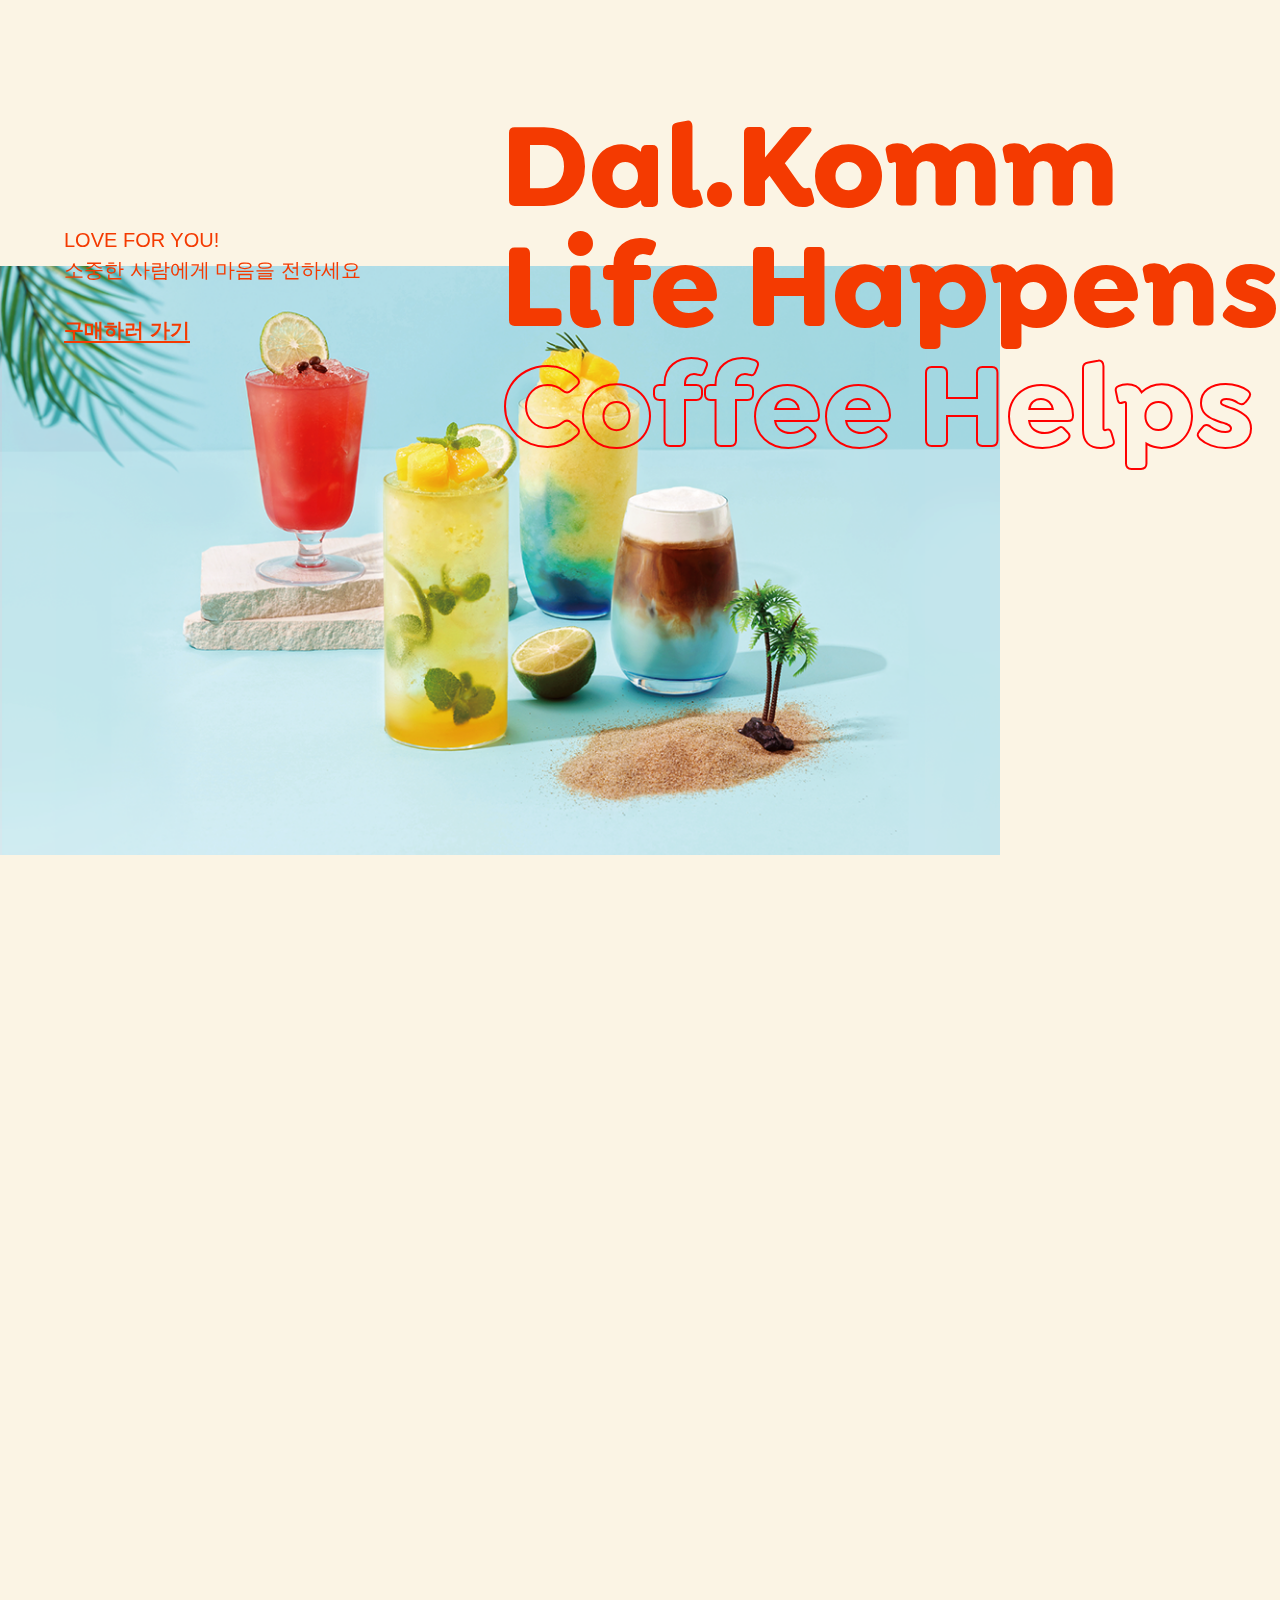
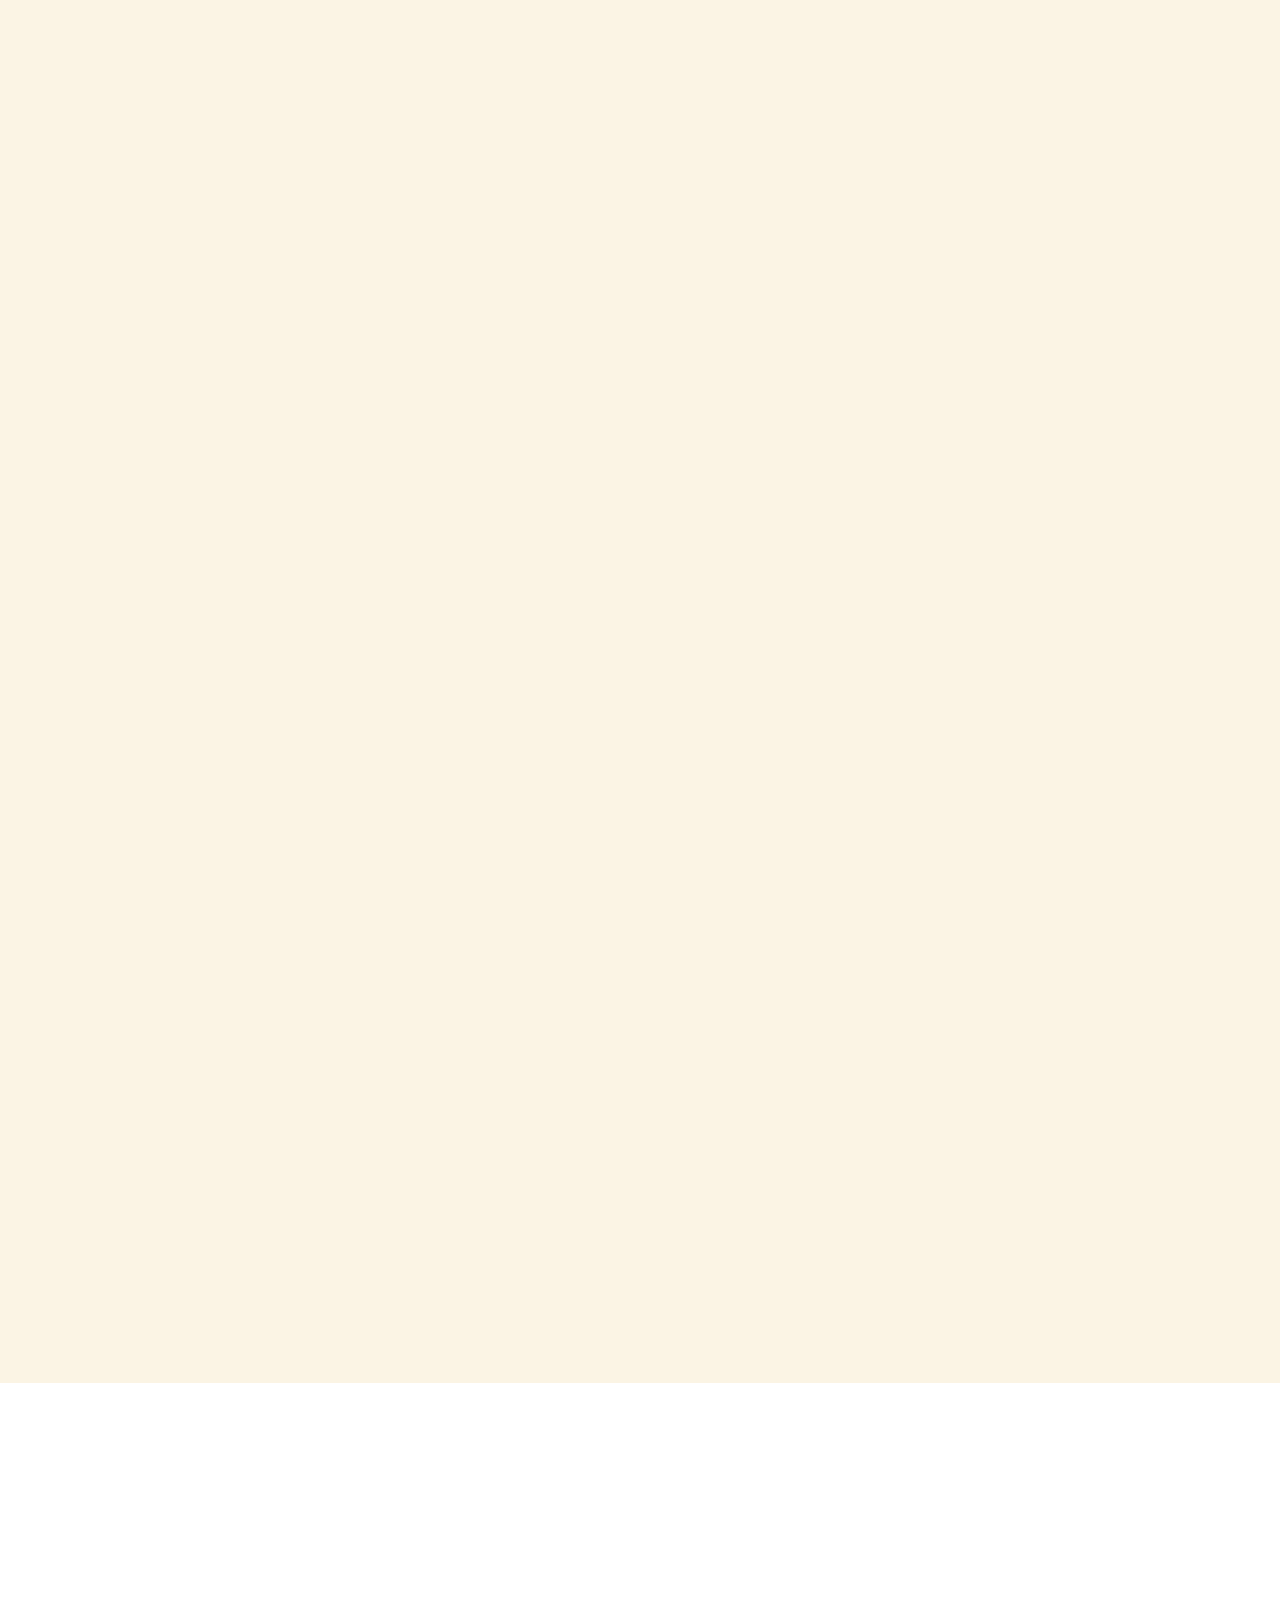
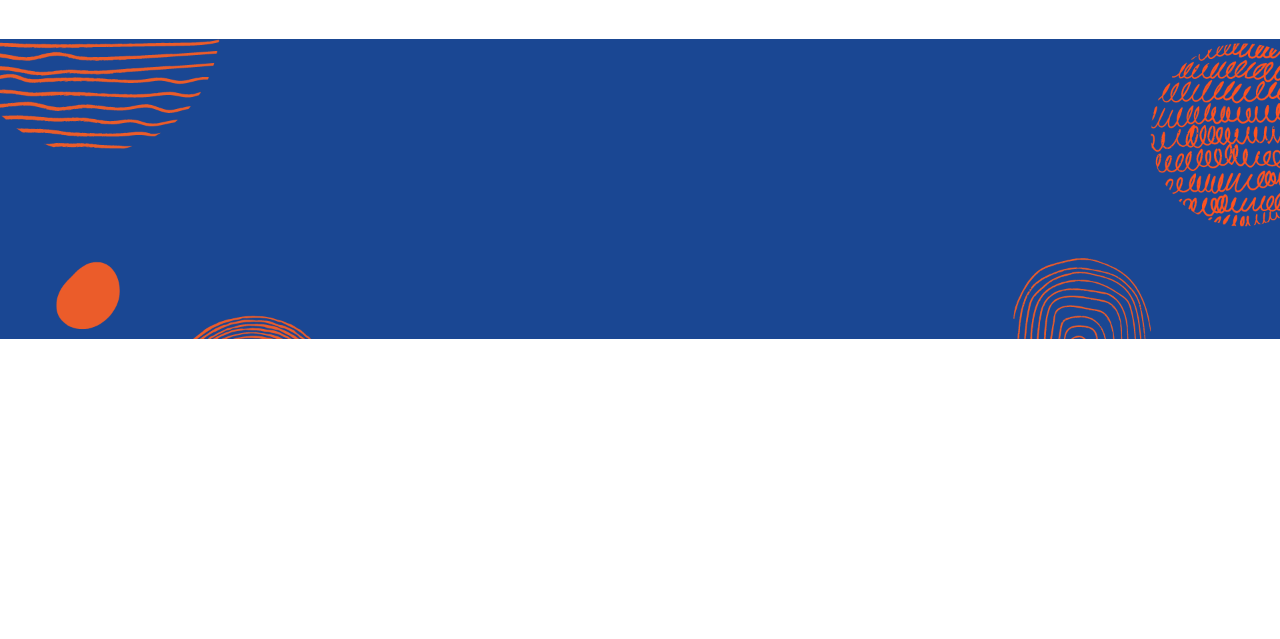
<file: dalkomm/index.html>
<!DOCTYPE html>
<html lang="ko">
<head>
    <meta charset="UTF-8">
    <title>Dal.Komm</title>
<!--    <link href="https://unpkg.com/aos@2.3.1/dist/aos.css" rel="stylesheet">-->
    <link rel="stylesheet" href="https://unpkg.com/swiper@8/swiper-bundle.min.css"/>
    <link rel="stylesheet" href="css/reset.css">
    <link rel="stylesheet" href="css/style.css">

    <script src="https://unpkg.com/swiper@8/swiper-bundle.min.js" defer></script>
<!--    <script src="https://unpkg.com/aos@2.3.1/dist/aos.js"></script>-->
    <script src="js/script.js" defer></script>
</head>
<body>
    <header>

    </header>

    <main>
        <section class="slide">
            <div class="box">
                <div class="text-wrap">
                    <div class="text filled">Dal.Komm</div>
                    <div class="text filled">Life Happens</div>
                    <div class="text blank">Coffee Helps</div>
                </div>
                <div class="swiper">
                    <div class="swiper-wrapper">
                        <div class="swiper-slide">
                            <img src="images/1.png" alt="">
                        </div>
                        <div class="swiper-slide">
                            <img src="images/2.png" alt="">
                        </div>
                        <div class="swiper-slide">
                            <img src="images/3.png" alt="">
                        </div>
                        <div class="swiper-slide">
                            <img src="images/4.png" alt="">
                        </div>
                        <div class="swiper-slide">
                            <img src="images/5.png" alt="">
                        </div>
                        <div class="swiper-slide">
                            <img src="images/6.png" alt="">
                        </div>
                    </div>
                    <div class="swiper-pagination"></div>
                    <div class="swiper-text-wrap">
                        <div class="swiper-text swiper-text-0 active">
                            <p class="content">LOVE FOR YOU!<br>소중한 사람에게 마음을 전하세요</p>
                            <a class="link">구매하러 가기</a>
                        </div>
                        <div class="swiper-text swiper-text-1">
                            <p class="content">이 여름을 함께하는<br>달콤한 빙수 3종!</p>
                            <a class="link">스토리 보러 가기</a>
                        </div>
                        <div class="swiper-text swiper-text-2">
                            <p class="content">Easy & Quick!<br>간편하고 편리한 액상커피 세트 출시</p>
                            <a class="link">구매하러 가기</a>
                        </div>
                        <div class="swiper-text swiper-text-3">
                            <p class="content">Oh, JEJU!<br>달콤한 제주 한모금</p>
                            <a class="link">메뉴 보러가기</a>
                        </div>
                        <div class="swiper-text swiper-text-4">
                            <p class="content">시그니처 텀블러 사용 시<br>커피류 천원 즉시 할인!</p>
                            <a class="link">이벤트 내용 확인</a>
                        </div>
                        <div class="swiper-text swiper-text-5">
                            <p class="content">시그니처 텀블러 출시!<br>건강한 지구를 위한 텀블러 습관</p>
                            <a class="link">지금 바로 구매하기</a>
                        </div>
                    </div>
                </div>
            </div>
        </section>
        <section class="phrases"></section>
        <section class="illust"></section>
        <section class="playground"></section>
        <section class="drinks"></section>
        <section class="app"></section>
        <section class="banner"></section>
    </main>

    <footer>

    </footer>
</body>
</html>
</file>
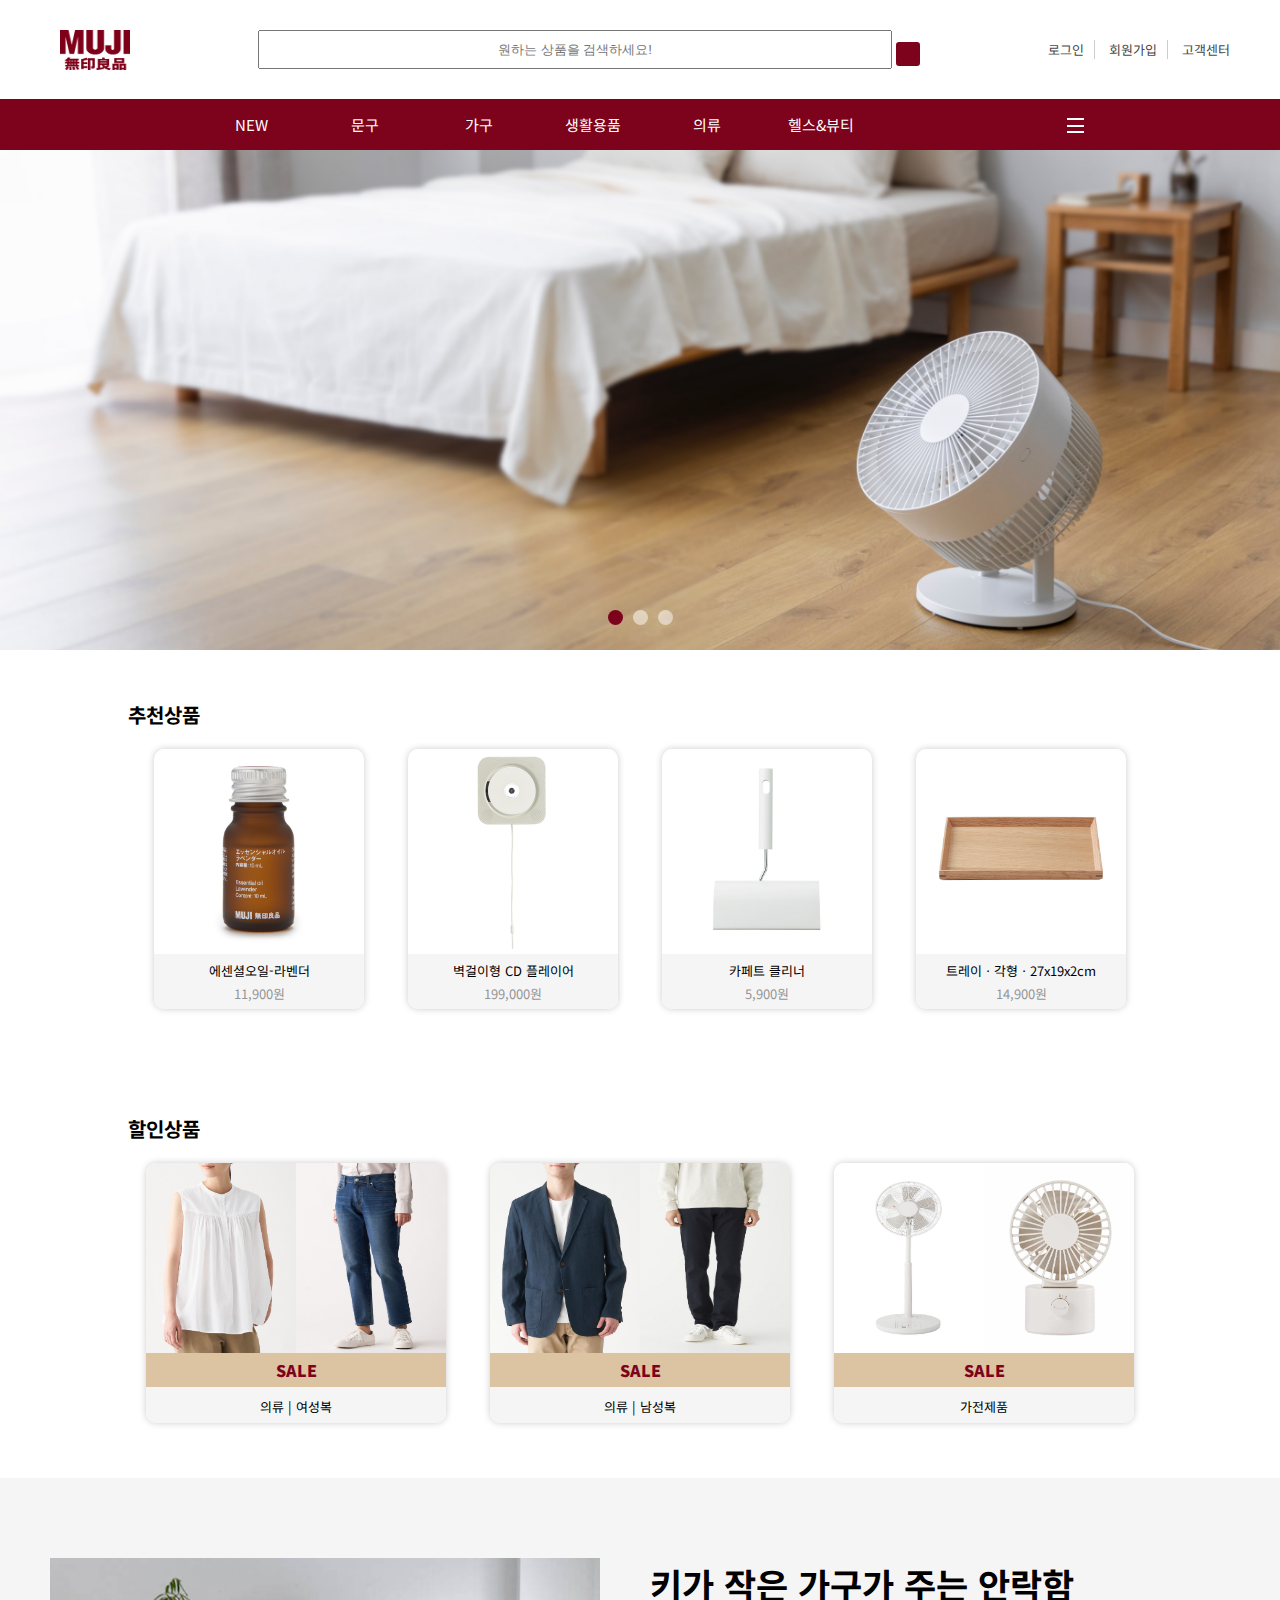
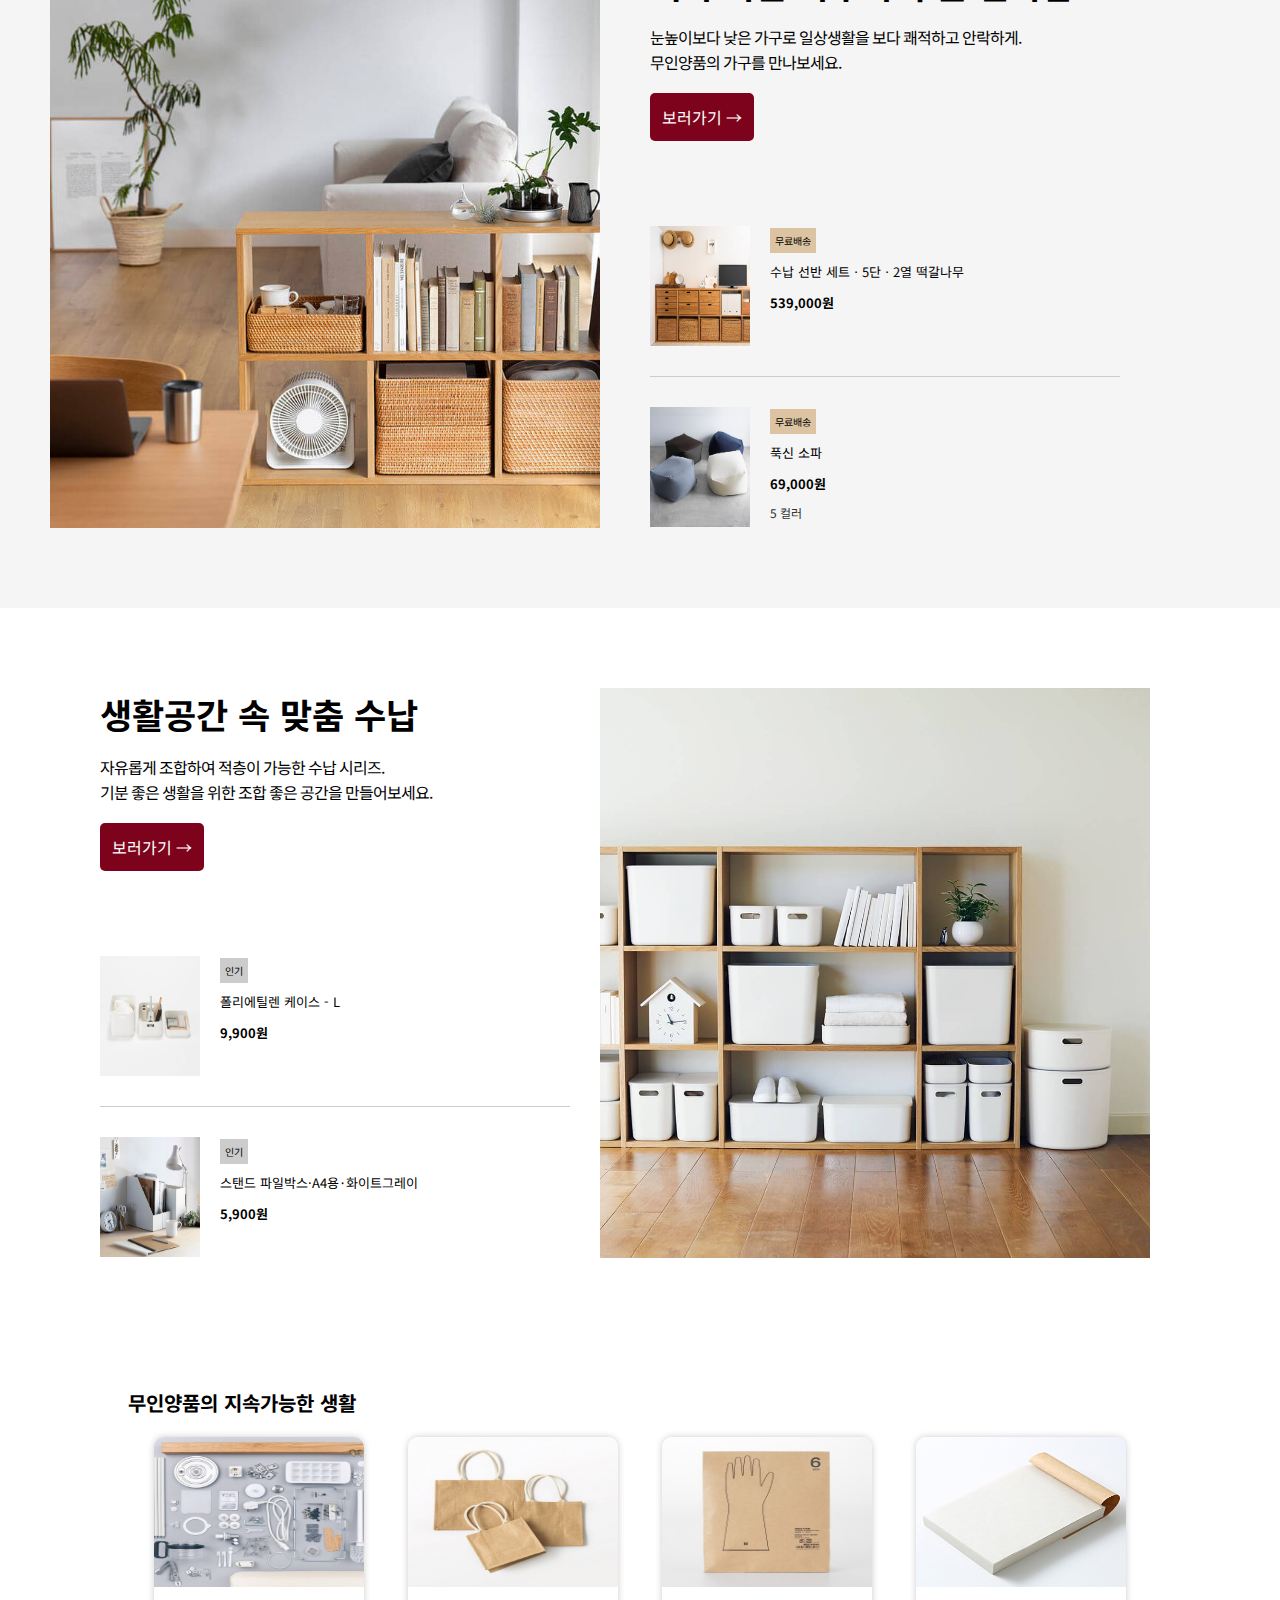
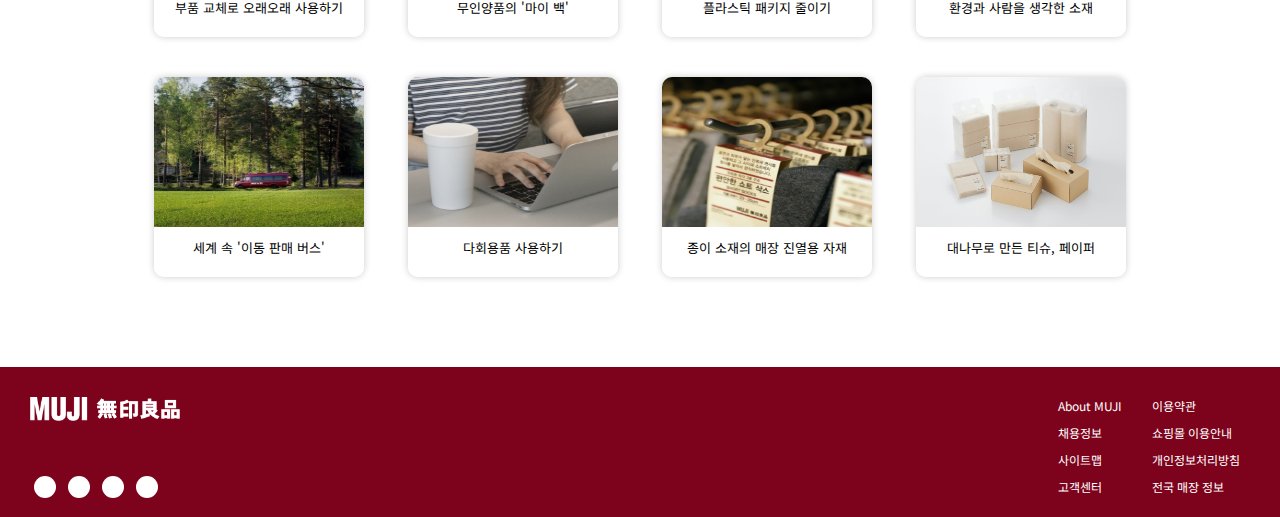
<file: muji/index.html>
<!DOCTYPE html>
<html lang="ko">

<head>
	<meta charset="UTF-8">
	<meta http-equiv="X-UA-Compatible" content="IE=edge">
	<meta name="viewport" content="width=device-width, initial-scale=1.0">
	<title>MUJI</title>

	<link rel="stylesheet" href="https://pro.fontawesome.com/releases/v5.10.0/css/all.css"
		integrity="sha384-AYmEC3Yw5cVb3ZcuHtOA93w35dYTsvhLPVnYs9eStHfGJvOvKxVfELGroGkvsg+p" crossorigin="anonymous" />

    <link rel="stylesheet" href="/muji/css/style.css">
    <link rel="stylesheet" href="/muji/css/slideshow.css">

	<script src="https://code.jquery.com/jquery-3.6.0.js" integrity="sha256-H+K7U5CnXl1h5ywQfKtSj8PCmoN9aaq30gDh27Xc0jk="
		crossorigin="anonymous"></script>
</head>

<body>
	<header>
		<div class="header">
			<!-- 로고이미지 -->
			<img src="/muji/images/muji-logo.png" alt="">
			<!-- 검색창 -->
			<form>
				<input type="text" placeholder="원하는 상품을 검색하세요!">
				<button><i class="fas fa-search"></i></button>
			</form>
			<!-- 로그인 -->
			<span>
				<em>로그인</em>
				<em>회원가입</em>
				<em>고객센터</em>
			</span>
		</div>

		<nav>
			<div class="mainMenu">

				<div id='navi'>
					<ul>

						<li class="">
							<a href href="#">NEW</a>
						</li>

						<li class="active">
							<a href href="#">문구</a>
							<ul>
								<li><a href="#">노트</a></li>
								<li><a href="#">필기구</a></li>
								<li><a href="#">파일</a></li>
								<li><a href="#">사무용품</a></li>
								<li><a href="#">커뮤니케이션</a></li>
								<li><a href="#">완구</a></li>
							</ul>
						</li>

						<li>
							<a href="#">가구</a>
							<ul>
								<li><a href="#">침대·매트리스</a></li>
								<li><a href="#">소파·리빙가구</a></li>
								<li><a href="#">데스크</a></li>
								<li><a href="#">수납가구</a></li>
								<li><a href="#">데코·벽걸이가구</a></li>
							</ul>
						</li>

						<li>
							<a href="#">생활용품</a>
							<ul>
								<li><a href="#">하우스키핑용품</a></li>
								<li><a href="#">욕실용품</a></li>
								<li><a href="#">정리용품</a></li>
								<li><a href="#">부엌용품</a></li>
								<li><a href="#">테이블용품</a></li>
							</ul>
						</li>

						<li>
							<a href="#">의류</a>
							<ul>
								<li><a href="#">MUJI LABO</a></li>
								<li><a href="#">여성복</a></li>
								<li><a href="#">남성복</a></li>
								<li><a href="#">아동복</a></li>
								<li><a href="#">이너웨어</a></li>
								<li><a href="#">가방·신발</a></li>
								<li><a href="#">액세서리·양말·우산</a></li>
							</ul>
						</li>

						<li>
							<a href="#">헬스&뷰티</a>
							<ul>
								<li><a href="#">아로마·향수</a></li>
								<li><a href="#">스킨케어</a></li>
								<li><a href="#">헤어</a></li>
								<li><a href="#">메이크업</a></li>
							</ul>
						</li>

						<li>
							<i class="fas fa-shopping-bag" style="color: #fff;"></i>
						</li>

						<li style="padding: 0;">
							<input id="trigger" type="checkbox">
							<label for="trigger">
								<span></span>
								<span></span>
								<span></span>
							</label>
						</li>

					</ul>
				</div>

			</div> <!-- mainmenu -->

			<div class="menu">
				<ul>
					<label for="">문구</label>
					<li>노트</li>
					<li>필기구</li>
					<li>파일</li>
					<li>사무용품</li>
					<li>커뮤니케이션</li>
					<li>완구</li>
				</ul>
				<ul>
					<label for="">가구</label>
					<li>침대·매트리스</li>
					<li>소파·리빙가구</li>
					<li>데스크</li>
					<li>수납가구</li>
					<li>데코·벽걸이가구</li>
				</ul>
				<ul>
					<label for="">생활용품</label>
					<li>하우스키핑 용품</li>
					<li>욕실 화장실 용품</li>
					<li>정리용품</li>
					<li>부엌용품</li>
					<li>테이블용품</li>
				</ul>
				<ul>
					<label for="">의류</label>
					<li>MUJI LABO</li>
					<li>여성복</li>
					<li>남성복</li>
					<li>아동복</li>
					<li>이너웨어</li>
					<li>가방·신발</li>
					<li>액세서리·양말·우산</li>
				</ul>
				<ul>
					<label for="">헬스&뷰티</label>
					<li>아로마·향수</li>
					<li>스킨케어</li>
					<li>헤어</li>
					<li>메이크업</li>
				</ul>
				<ul>
					<label for="">My Page</label>
					<li>장바구니</li>
					<li>주문 / 배송</li>
				</ul>
				<ul>
					<label for="">고객지원</label>
					<li>공지사항</li>
					<li>자주 묻는 질문</li>
				</ul>
				<ul>
					<label for="">전국매장안내</label>
				</ul>
			</div>
		</nav>
	</header>

	<div class="tab-inner">

		<input type="radio" name="tabmenu" id="tab1" checked>
		<input type="radio" name="tabmenu" id="tab2">
		<input type="radio" name="tabmenu" id="tab3">

		<div class="tabs">
			<div class="items">
				<div></div>
				<div></div>
				<div></div>
			</div>
		</div>

		<div class="btn">
			<label for="tab1"></label>
			<label for="tab2"></label>
			<label for="tab3"></label>
		</div>


	</div>

	<section class="recommand-container">
		<h3>추천상품</h3>
		<div>
			<div class="product">
				<div>
					<img src="/muji/images/aroma.jpg" alt="">
				</div>
				<div>
					<span><em>에센셜오일-라벤더</em>11,900원</span>
				</div>
			</div>
			<div class="product">
				<div>
					<img src="/muji/images/cdp.jpg" alt="">
				</div>
				<div>
					<span><em>벽걸이형 CD 플레이어</em>199,000원</span>
				</div>
			</div>
			<div class="product">
				<div>
					<img src="/muji/images/doldol.jpg" alt="">
				</div>
				<div>
					<span><em>카페트 클리너</em>5,900원</span>
				</div>
			</div>
			<div class="product">
				<div>
					<img src="/muji/images/tray.jpg" alt="">
				</div>
				<div>
					<span><em>트레이ㆍ각형ㆍ27x19x2cm</em>14,900원</span>
				</div>
			</div>
	</section>

	<section class="sale-container">
		<h3>할인상품</h3>
		<div>
			<div class="sale">
				<div>
					<img src="/muji/images/sale-1.jpg" alt="">
					<img src="/muji/images/sale-2.jpg" alt="">
				</div>
				<div>
					<div>SALE</div>
					<div>
						<em>의류 | 여성복</em>
						<!-- <b>11,900원</b> -->
					</div>
				</div>
			</div>
			<div class="sale">
				<div>
					<img src="/muji/images/sale-3.jpg" alt="">
					<img src="/muji/images/sale4.jpg" alt="">
				</div>
				<div>
					<div>SALE</div>
					<div>
						<em>의류 | 남성복</em>
						<!-- <b>11,900원</b> -->
					</div>
				</div>
			</div>
			<div class="sale">
				<div>
					<img src="/muji/images/sale-5.jpg" alt="">
					<img src="/muji/images/sale-6.jpg" alt="">
				</div>
				<div>
					<div>SALE</div>
					<div>
						<em>가전제품</em>
						<!-- <b>11,900원</b> -->
					</div>
				</div>
			</div>
	</section>

	<section class="point1-container">

		<div class="point-outter">

			<div class="point-img">
			</div>

			<div class="point-desc">
				<div class="desc-heading">
					<h1>키가 작은 가구가 주는 안락함</h1>
					<p>
						눈높이보다 낮은 가구로 일상생활을 보다 쾌적하고 안락하게. <br>
						무인양품의 가구를 만나보세요.
					</p>
					<span>보러가기 →</span>
				</div>

				<div class="desc-items">
					<div class="desc-item">
						<img src="/muji/images/point-item3.jpg" alt="">
						<div>
							<p>무료배송</p>
							<h1>수납 선반 세트ㆍ5단ㆍ2열 떡갈나무</h1>
							<b>539,000원</b>
						</div>
					</div>
					<div class="desc-item">
						<img src="/muji/images/point-item2.jpg" alt="">
						<div>
							<p>무료배송</p>
							<h1>푹신 소파</h1>
							<b>69,000원</b>
							<span>5 컬러</span>
						</div>
					</div>
				</div>
			</div>

		</div>

	</section>
	<section class="point2-container">

		<div class="point-outter">

			<div class="point-desc">
				<div class="desc-heading">
					<h1>생활공간 속 맞춤 수납</h1>
					<p>
						자유롭게 조합하여 적층이 가능한 수납 시리즈.<br>
						기분 좋은 생활을 위한 조합 좋은 공간을 만들어보세요.
					</p>
					<span>보러가기 →</span>
				</div>

				<div class="desc-items">
					<div class="desc-item">
						<img src="/muji/images/point-item4.jpg" alt="">
						<div>
							<p>인기</p>
							<h1>폴리에틸렌 케이스 - L</h1>
							<b>9,900원</b>
						</div>
					</div>
					<div class="desc-item">
						<img src="/muji/images/point-item5.jpg" alt="">
						<div>
							<p>인기</p>
							<h1>스탠드 파일박스·A4용·화이트그레이</h1>
							<b>5,900원</b>
						</div>
					</div>
				</div>
			</div>

			<div class="point-img">
			</div>

		</div>

	</section>
	<section class="mujilife-container">
		<h3>무인양품의 지속가능한 생활</h3>
		<div>

			<div class="product">
				<div>
					<img src="/muji/images/life1.jpg" alt="">
				</div>
				<div>
					<p>부품 교체로 오래오래 사용하기</p>
				</div>
			</div>
			<div class="product">
				<div>
					<img src="/muji/images/life2.jpg" alt="">
				</div>
				<div>
					<p>무인양품의 '마이 백'</p>
				</div>
			</div>
			<div class="product">
				<div>
					<img src="/muji/images/life3.jpg" alt="">
				</div>
				<div>
					<p>플라스틱 패키지 줄이기</p>
				</div>
			</div>
			<div class="product">
				<div>
					<img src="/muji/images/life4.jpg" alt="">
				</div>
				<div>
					<p>환경과 사람을 생각한 소재</p>
				</div>
			</div>
			<div class="product">
				<div>
					<img src="/muji/images/life8.jpg" alt="">
				</div>
				<div>
					<p>세계 속 '이동 판매 버스'</p>
				</div>
			</div>
			<div class="product">
				<div>
					<img src="/muji/images/life6.jpg" alt="">
				</div>
				<div>
					<p>다회용품 사용하기</p>
				</div>
			</div>
			<div class="product">
				<div>
					<img src="/muji/images/life7.jpg" alt="">
				</div>
				<div>
					<p>종이 소재의 매장 진열용 자재</p>
				</div>
			</div>
			<div class="product">
				<div>
					<img src="/muji/images/life5.jpg" alt="">
				</div>
				<div>
					<p>대나무로 만든 티슈, 페이퍼</p>
				</div>
			</div>


		</div>
	</section>


	<footer>
		<div class="footer-logo">
			<img src="/muji/images/muji-white.png" alt="">
			<div>
				<span><i class="fab fa-facebook-f"></i></span>
				<span><i class="fab fa-instagram"></i></span>
				<span><i class="fab fa-twitter"></i></span>
				<span><i class="fab fa-youtube"></i></span>
			</div>
		</div>
		<div class="footer-menus">
			<div>
				<span>About MUJI</span>
				<span>채용정보</span>
				<span>사이트맵</span>
				<span>고객센터</span>
			</div>
			<div>
				<span>이용약관</span>
				<span>쇼핑몰 이용안내</span>
				<span>개인정보처리방침</span>
				<span>전국 매장 정보</span>
			</div>
		</div>
	</footer>
</body>

<script>
	$(document).ready(function () {

		$("#trigger").click((e) => {
				let checkFlag = $('#trigger').is(':checked');
				if (checkFlag) {
					// alert("checked")

					$(".menu").css({
						// "display": "flex",
						// "position": "fixed",
						// "z-index": "999"

						"display": "flex",
						"justify-content": "space-around",
						"align-items" : "flex-start",
						"position": "absolute",
						"top": "51px",
						"left": "0",
						"z-index": "999",
						"flex-wrap" : "wrap"


						// "position": "absolute",
						// "top": "51px",
						// "left": "0",
						// "z-index": "999",
						// "display": "block"
					});

				} else {
					$(".menu").css({
						"display": "none"
					});
				}
			}

		);
	});

	// $(".dropdown").hover( (e) => {
	//   $(".dropdown-submenu").toggleClass("showDropMenu");
	// } );
</script>

</html>
</file>
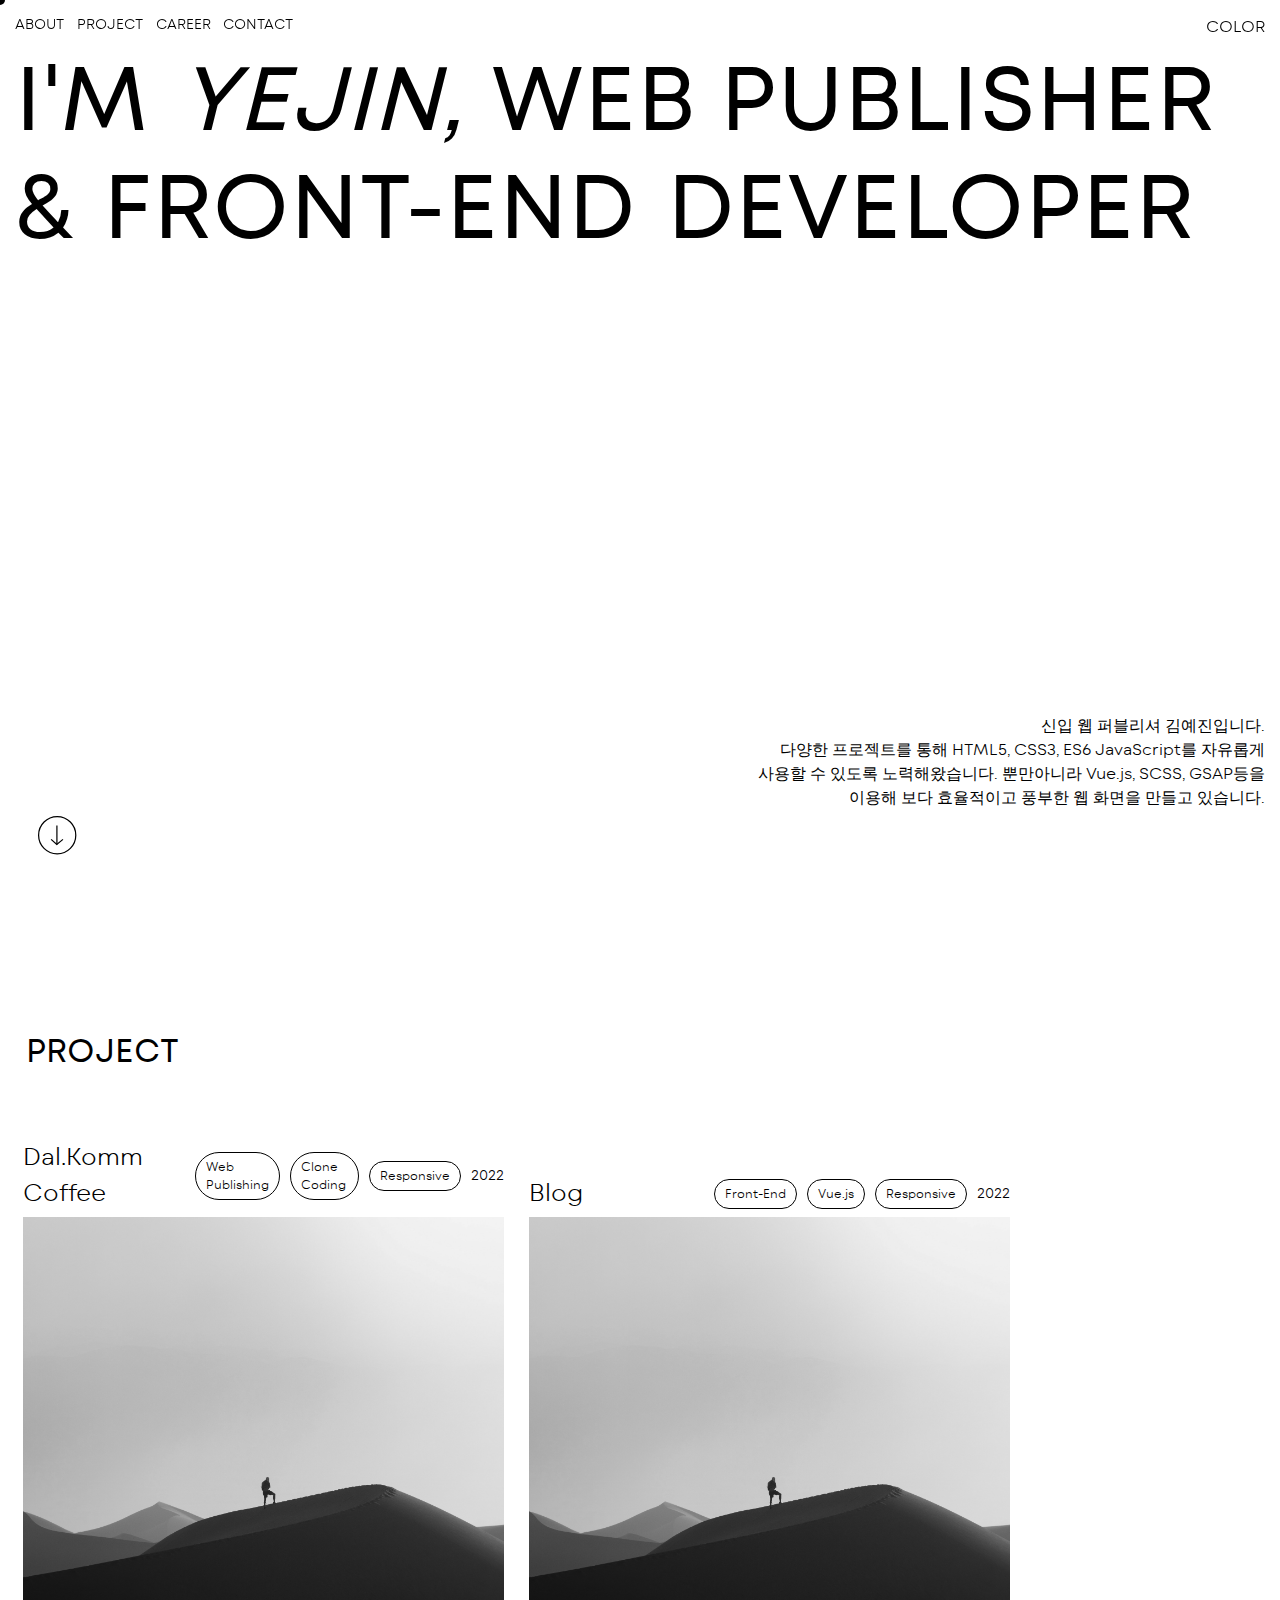
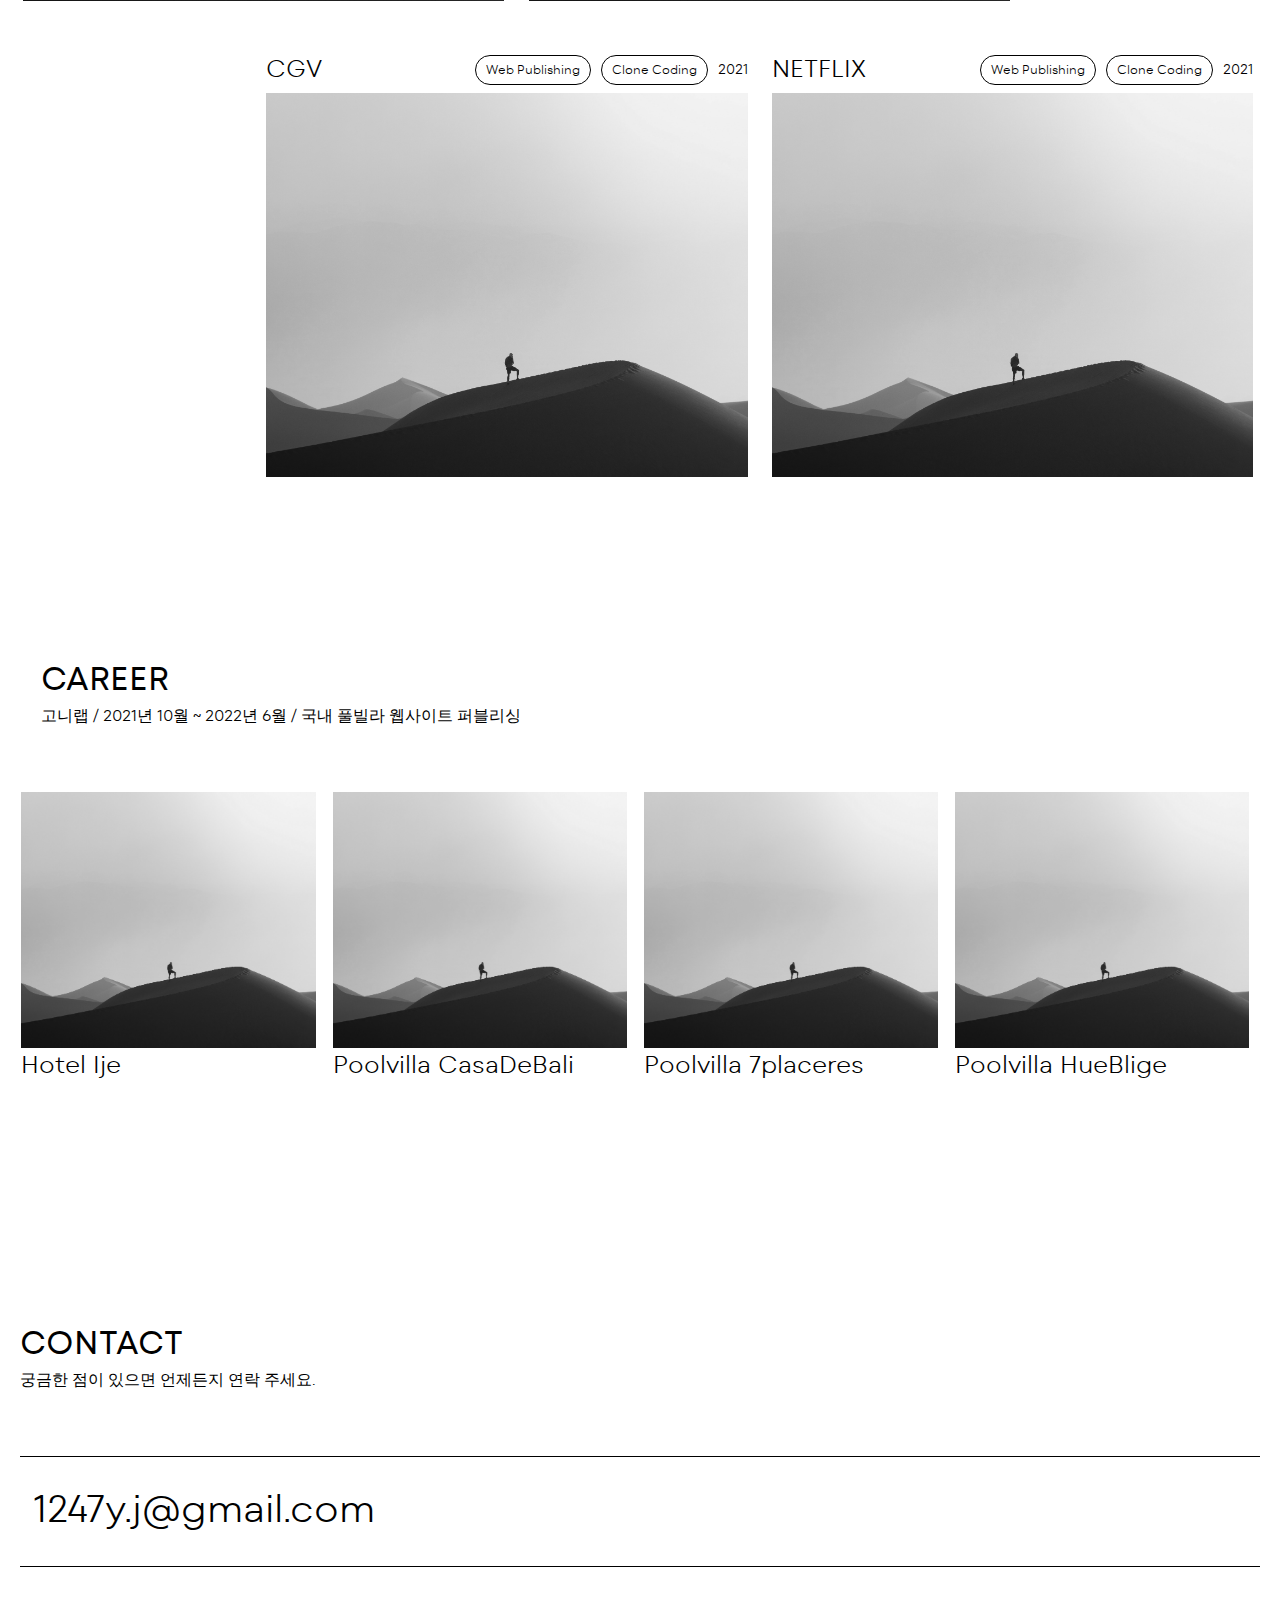
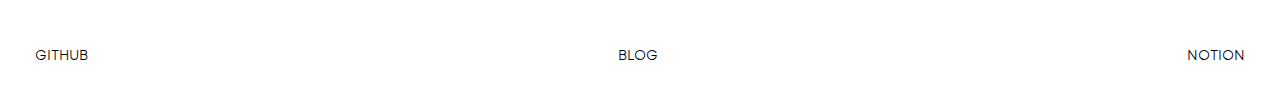
<file: portfolio/index.html>
<!doctype html>
<html lang="ko">
<head>
    <meta charset="UTF-8">
    <meta name="viewport" content="width=device-width, user-scalable=no, initial-scale=1.0, maximum-scale=1.0, minimum-scale=1.0">
    <meta http-equiv="X-UA-Compatible" content="ie=edge">
    <title>Yejin Portfolio</title>
    <link rel="stylesheet" href="css/reset.css">
    <link rel="stylesheet" href="css/style.css">
    <script src="https://cdnjs.cloudflare.com/ajax/libs/gsap/3.10.4/gsap.min.js" defer></script>
    <script src="js/script.js" defer></script>
</head>
<body class="theme-1">
    <header>
        <div class="menu">
            <a href="#">ABOUT</a>
            <a href="#">PROJECT</a>
            <a href="#">CAREER</a>
            <a href="#">CONTACT</a>
        </div>
        <div class="btn-color">COLOR</div>
    </header>
    <main>
        <section class="intro">
            <h1 class="title">
                <span>I'm</span>
                <span class="italic">Yejin,</span>
                <span>Web Publisher</span>
                <span>&</span>
                <span>Front-End</span>
                <span>Developer</span>
            </h1>
            <div class="content">
                신입 웹 퍼블리셔 김예진입니다.<br>
                다양한 프로젝트를 통해 HTML5, CSS3, ES6 JavaScript를 자유롭게 사용할 수 있도록 노력해왔습니다.
                뿐만아니라 Vue.js, SCSS, GSAP등을 이용해 보다 효율적이고 풍부한 웹 화면을 만들고 있습니다.
            </div>
            <div class="scroll">
                <svg xmlns="http://www.w3.org/2000/svg" width="100%" height="100%" viewBox="0 0 63.012 63.012">
                    <g transform="translate(0 0)" fill="none" stroke="currentColor" stroke-width="2">
                        <ellipse cx="31.506" cy="31.506" rx="31.506" ry="31.506" stroke="none"></ellipse>
                        <ellipse cx="31.506" cy="31.506" rx="30.506" ry="30.506" fill="none"></ellipse>
                    </g>
                    <g transform="translate(21.546 46.941) rotate(-90)">
                        <path d="M0,0H31.253" transform="translate(31.253 9.495) rotate(180)" fill="none" stroke="currentColor" stroke-width="2"></path>
                        <path d="M0,0,8.286,10.164,0,19.43" transform="translate(8.614 19.43) rotate(180)" fill="none" stroke="currentColor" stroke-width="2"></path>
                    </g>
                </svg>
            </div>
        </section>
        <div class="project">
            <h1 class="title">PROJECT</h1>
            <div class="list">
                <a href="" class="item">
                    <div class="text">
                        <h1 class="item_title">Dal.Komm Coffee</h1>
                        <div class="wrap">
                            <div class="tag">Web Publishing</div>
                            <div class="tag">Clone Coding</div>
                            <div class="tag">Responsive</div>
                            <div class="date">2022</div>
                        </div>
                    </div>
                    <div class="photo">
                        <img src="images/image1.jpg" alt="">
                    </div>
                </a>
                <a href="" class="item">
                    <div class="text">
                        <h1 class="item_title">Blog</h1>
                        <div class="wrap">
                            <div class="tag">Front-End</div>
                            <div class="tag">Vue.js</div>
                            <div class="tag">Responsive</div>
                            <div class="date">2022</div>
                        </div>
                    </div>
                    <div class="photo">
                        <img src="images/image1.jpg" alt="">
                    </div>
                </a>
            </div>
            <div class="list">
                <a href="" class="item">
                    <div class="text">
                        <h1 class="item_title">CGV</h1>
                        <div class="wrap">
                            <div class="tag">Web Publishing</div>
                            <div class="tag">Clone Coding</div>
                            <div class="date">2021</div>
                        </div>
                    </div>
                    <div class="photo">
                        <img src="images/image1.jpg" alt="">
                    </div>
                </a>
                <a href="" class="item">
                    <div class="text">
                        <h1 class="item_title">NETFLIX</h1>
                        <div class="wrap">
                            <div class="tag">Web Publishing</div>
                            <div class="tag">Clone Coding</div>
                            <div class="date">2021</div>
                        </div>
                    </div>
                    <div class="photo">
                        <img src="images/image1.jpg" alt="">
                    </div>
                </a>
            </div>
        </div>
        <div class="career">
            <h1 class="title">CAREER</h1>
            <p class="content">고니랩 / 2021년 10월 ~ 2022년 6월 / 국내 풀빌라 웹사이트 퍼블리싱</p>
            <div class="list">
                <a href="" class="item">
                    <div class="photo">
                        <img src="images/image1.jpg" alt="">
                    </div>
                    <div class="text">
                        <h1 class="item_title">Hotel Ije</h1>
                        <!--<div class="wrap">
                            <div class="tag">Web Publishing</div>
                            <div class="tag">Clone Coding</div>
                            <div class="tag">Responsive</div>
                            <div class="date">2022</div>
                        </div>-->
                    </div>
                </a>
                <a href="" class="item">
                    <div class="photo">
                        <img src="images/image1.jpg" alt="">
                    </div>
                    <div class="text">
                        <h1 class="item_title">Poolvilla CasaDeBali</h1>
                        <!--<div class="wrap">
                            <div class="tag">Web Publishing</div>
                            <div class="tag">Clone Coding</div>
                            <div class="tag">Responsive</div>
                            <div class="date">2022</div>
                        </div>-->
                    </div>
                </a>
                <a href="" class="item">
                    <div class="photo">
                        <img src="images/image1.jpg" alt="">
                    </div>
                    <div class="text">
                        <h1 class="item_title">Poolvilla 7placeres</h1>
                        <!--<div class="wrap">
                            <div class="tag">Web Publishing</div>
                            <div class="tag">Clone Coding</div>
                            <div class="tag">Responsive</div>
                            <div class="date">2022</div>
                        </div>-->
                    </div>
                </a>
                <a href="" class="item">
                    <div class="photo">
                        <img src="images/image1.jpg" alt="">
                    </div>
                    <div class="text">
                        <h1 class="item_title">Poolvilla HueBlige</h1>
                        <!--<div class="wrap">
                            <div class="tag">Web Publishing</div>
                            <div class="tag">Clone Coding</div>
                            <div class="tag">Responsive</div>
                            <div class="date">2022</div>
                        </div>-->
                    </div>
                </a>
            </div>
        </div>
        <div class="contact">
            <h1 class="title">CONTACT</h1>
            <p class="sub-title">궁금한 점이 있으면 언제든지 연락 주세요.</p>
            <div class="block">
                <p class="email">
                    <a href="mailto:1247y.j@gmail.com">1247y.j@gmail.com</a>
                </p>
            </div>
            <div class="link-list">
                <a href="https://github.com/lzyjin" target="_blank">GITHUB</a>
                <a href="" target="_blank">BLOG</a>
                <a href="https://good-hallway-0ac.notion.site/28e214e1ed0348669cc5af37a950ff21" target="_blank">NOTION</a>
            </div>
<!--            <p>INFORMATION ABOUT ME</p>-->
<!--            <div class="list">-->
<!--                <div class="item">-->
<!--                    <div class="icon">집모양</div>-->
<!--                    <div class="text"><a href="https://lzyjin.github.io/portfolio">lzyjin.github.io/portfolio</a></div>-->
<!--                </div>-->
<!--                <div class="item">-->
<!--                    <div class="icon">집모양</div>-->
<!--                    <div class="text"><a href="https://lzyjin.github.io/portfolio">lzyjin.github.io/portfolio</a></div>-->
<!--                </div>-->
<!--                <div class="item">-->
<!--                    <div class="icon">집모양</div>-->
<!--                    <div class="text"><a href="https://lzyjin.github.io/portfolio">lzyjin.github.io/portfolio</a></div>-->
<!--                </div>-->
<!--                <div class="item">-->
<!--                    <div class="icon">집모양</div>-->
<!--                    <div class="text"><a href="https://lzyjin.github.io/portfolio">lzyjin.github.io/portfolio</a></div>-->
<!--                </div>-->
<!--            </div>-->
        </div>
    </main>
    <div class="cursor"></div>
</body>
</html>
</file>
<file: dalkomm/css/style.css>
@charset "UTF-8";
@import url(//spoqa.github.io/spoqa-han-sans/css/SpoqaHanSansNeo.css);
@font-face {
  font-family: Goldplay;
  src: url(../font/GoldplayAlt-Bold.ttf) format("truetype");
  font-width: 900;
}
@font-face {
  font-family: HGGGOTHICSSI80G;
  src: url(../font/HGGGOTHICSSI80G.TTF) format("truetype");
}
@font-face {
  font-family: CooperBlackStd;
  src: url(../font/CooperBlackStd.woff2) format("woff");
}
html {
  overflow-x: hidden;
}
html.no-scroll {
  overflow: hidden;
}

body {
  font-family: "Spoqa Han Sans Neo", "sans-serif", 돋움, Dotum, 굴림, Gulim, Verdana, Arial, sans-serif;
  background: #FBF4E4;
  font-size: 20px;
  line-height: 1.5;
  font-weight: 400;
  position: relative;
  overflow-x: hidden;
}
body.no-scroll {
  overflow: hidden;
}

header {
  position: fixed;
  left: 0;
  top: 0;
  width: 100%;
  z-index: 50;
  background: #FBF4E4;
}
header .inner {
  margin: 0 auto;
  max-width: 1450px;
  display: flex;
  justify-content: space-between;
  align-items: center;
}
header .inner .logo {
  margin-left: 20px;
}
header .inner .gnb {
  width: 57%;
  display: flex;
}
header .inner .gnb .gnb-item {
  flex: 1;
  text-align: center;
  position: relative;
}
header .inner .gnb .gnb-item > a {
  color: #000;
  display: inline-block;
  width: 100%;
  padding: 45px 0;
}
header .inner .gnb .gnb-item > a span {
  color: #000;
  font-weight: 700;
  display: inline-block;
  font-size: 18px;
  position: relative;
}
header .inner .gnb .gnb-item > a span::before {
  content: "";
  position: absolute;
  left: 0;
  top: calc(100% + 45px);
  width: 100%;
  height: 2px;
  background: #EA5D2A;
  z-index: 1;
  transform: scaleX(0);
  transform-origin: center;
  transition: transform 0.4s;
}
header .inner .gnb .gnb-item > a span.new::after {
  content: "";
  position: absolute;
  right: -8px;
  top: 5px;
  width: 4px;
  height: 4px;
  border-radius: 50%;
  background: #ff592e;
}
header .inner .gnb .gnb-item:hover a {
  color: #ff592e;
}
header .inner .gnb .gnb-item:hover a span {
  color: #ff592e;
}
header .inner .gnb .gnb-item:hover a span::before {
  transform: scaleX(100%);
}
header .inner .gnb .gnb-item:hover .lnb {
  opacity: 1;
}
header .inner .gnb .gnb-item .lnb {
  position: absolute;
  left: 50%;
  top: 100%;
  transform: translateX(-50%);
  z-index: 1;
  width: fit-content;
  padding-top: 40px;
  opacity: 0;
  transition: 0.4s 0.2s;
}
header .inner .gnb .gnb-item .lnb a {
  color: #000;
  font-size: 18px;
  text-align: left;
  display: block;
  padding: 7px 0;
  padding-left: 20px;
}
header .inner .gnb .gnb-item .lnb a:hover {
  color: #ff592e;
}
header .inner .lnb-bg {
  background: #FBF4E4;
  position: absolute;
  left: 0;
  top: 100%;
  width: 100%;
  height: 200px;
  opacity: 0;
  transform: scaleY(0);
  transform-origin: top;
  transition: 0.2s;
}
header .inner .lnb-bg.active {
  opacity: 1;
  transform: scaleY(100%);
}

.m-header {
  display: none;
  position: fixed;
  left: 0;
  top: 0;
  width: 100vw;
  z-index: 200;
  background: #FBF4E4;
  padding: 15px;
  transition: background 0.4s;
}
.m-header .logo {
  display: inline-block;
}
.m-header .burger {
  margin-left: auto;
  width: 20px;
  height: 13px;
  z-index: 70;
  position: absolute;
  right: 20px;
  top: 38%;
  cursor: pointer;
  transition: transform 0.2s;
}
.m-header .burger span {
  width: 100%;
  height: 2px;
  background: #000;
  position: absolute;
  left: 0;
  transition: 0.2s;
}
.m-header .burger span:nth-child(1) {
  top: 0;
}
.m-header .burger span:nth-child(2) {
  top: 50%;
}
.m-header .burger span:nth-child(3) {
  top: 100%;
}
.m-header .burger.active {
  transform: rotate(90deg);
}
.m-header .burger.active span:nth-child(1) {
  transform-origin: center;
  transform: rotate(-45deg);
  top: 50%;
}
.m-header .burger.active span:nth-child(2) {
  opacity: 0;
}
.m-header .burger.active span:nth-child(3) {
  transform-origin: center;
  transform: rotate(45deg);
  top: 50%;
}
.m-header.active {
  background: #fff;
}

.m-menu {
  display: none;
  position: fixed;
  left: 100%;
  top: 0;
  width: 100%;
  height: 100vh;
  background: #fff;
  z-index: 100;
  transition: transform 0.4s;
}
.m-menu .list-wrap {
  height: 100vh;
  overflow-y: scroll;
}
.m-menu .list-wrap .list {
  margin-top: 120px;
}
.m-menu .list-wrap .list .gnb {
  display: none;
}
.m-menu .list-wrap .list .gnb:checked + label + .lnb {
  display: block;
}
.m-menu .list-wrap .list label {
  cursor: pointer;
  font-size: 33px;
  font-weight: 700;
  padding: 20px;
  display: block;
  position: relative;
}
.m-menu .list-wrap .list label i {
  position: absolute;
  right: 20px;
  top: 50%;
  transform: translateY(-50%);
  font-size: 20px;
}
.m-menu .list-wrap .list label:hover {
  color: #ff592e;
}
.m-menu .list-wrap .list .lnb {
  display: none;
}
.m-menu .list-wrap .list .lnb a {
  padding: 7px 30px;
  font-size: 15px;
  color: #000;
  display: block;
}
.m-menu .list-wrap .list .lnb a:hover {
  color: #ff592e;
}
.m-menu.active {
  transform: translateX(-100%);
}

main section {
  overflow: hidden;
}
main section.slide {
  padding-top: 100px;
  padding-bottom: 10vw;
}
main section.slide .box {
  max-width: 1400px;
  margin: 0 auto;
  position: relative;
}
main section.slide .box .text-wrap {
  position: absolute;
  right: 0;
  top: -27%;
  z-index: 5;
}
main section.slide .box .text-wrap .text {
  font-size: 120px;
  font-family: Goldplay;
  line-height: 1;
}
main section.slide .box .text-wrap .text.filled {
  color: #F43A01;
}
main section.slide .box .text-wrap .text.blank {
  color: transparent;
  -webkit-text-stroke: 2px red;
}
main section.slide .box .swiper {
  margin-top: 13vw;
  overflow: visible;
}
main section.slide .box .swiper .swiper-slide img {
  width: 1000px;
  height: auto;
}
main section.slide .box .swiper .swiper-slide img.sm {
  display: none;
}
main section.slide .box .swiper .swiper-pagination {
  left: 5%;
  top: -15%;
  bottom: auto;
  width: fit-content;
}
main section.slide .box .swiper .swiper-pagination .swiper-pagination-bullet {
  background: #F43A01;
  width: 10px;
  height: 10px;
  margin: 0 8px;
}
main section.slide .box .swiper .swiper-text-wrap {
  position: absolute;
  left: 5%;
  top: -7%;
  z-index: 5;
}
main section.slide .box .swiper .swiper-text-wrap .swiper-text {
  display: none;
  color: #F43A01;
}
main section.slide .box .swiper .swiper-text-wrap .swiper-text .content {
  margin-bottom: 30px;
}
main section.slide .box .swiper .swiper-text-wrap .swiper-text .link {
  font-weight: 700;
  border-bottom: 2px solid #F43A01;
}
main section.slide .box .swiper .swiper-text-wrap .swiper-text.active {
  display: block;
}
main section.phrases {
  position: relative;
  height: 100vh;
  display: flex;
  justify-content: center;
  align-items: center;
}
main section.phrases .text {
  max-width: 1600px;
  margin: 0 auto;
  z-index: 1;
}
main section.phrases .text .sub-title {
  font-family: HGGGOTHICSSI80G;
  color: #F43A01;
  text-align: center;
  font-size: 35px;
  margin-bottom: 40px;
  font-weight: 500;
}
main section.phrases .text .title {
  font-family: CooperBlackStd;
  color: #F43A01;
  text-align: center;
  font-size: 120px;
  line-height: 1.05;
  margin-bottom: 50px;
}
main section.phrases .text .content {
  color: #F43A01;
  text-align: center;
}
main section.phrases .dot {
  position: absolute;
}
main section.phrases .dot.dot-1 {
  right: -50px;
  top: 50px;
}
main section.phrases .dot.dot-1 img {
  width: 450px;
  height: auto;
}
main section.phrases .dot.dot-2 {
  left: -10px;
  bottom: 10%;
}
main section.phrases .dot.dot-2 img {
  width: 300px;
  height: auto;
}
main section.phrases .dot.dot-3 {
  left: 15%;
  bottom: 0;
}
main section.phrases .dot.dot-3 img {
  width: 80px;
  height: auto;
}
main section.drawing {
  position: relative;
  height: 100vh;
  padding-top: 20vw;
}
main section.drawing .text {
  max-width: 900px;
  margin: 0 auto;
  z-index: 1;
}
main section.drawing .text .sub-title {
  font-family: HGGGOTHICSSI80G;
  color: #2a31a0;
  text-align: center;
  font-size: 35px;
  margin-bottom: 50px;
  font-weight: 500;
}
main section.drawing .text .sub-title .italic {
  transform: translateY(5px);
}
main section.drawing .text .title {
  font-family: HGGGOTHICSSI80G;
  color: #2a31a0;
  text-align: center;
  font-size: 70px;
  line-height: 1.4;
  margin-bottom: 50px;
  font-weight: 500;
}
main section.drawing .bg {
  position: absolute;
  left: 50%;
  bottom: 0;
  transform: translateX(-50%);
  width: 1900px;
  height: auto;
  display: block;
}
main section.playground {
  position: relative;
  height: 100vh;
}
main section.playground .text {
  max-width: 700px;
  margin-left: auto;
  margin-right: auto;
  margin-top: 10vw;
  z-index: 1;
  position: relative;
}
main section.playground .text .title {
  font-family: HGGGOTHICSSI80G;
  color: #F43A01;
  text-align: center;
  font-size: 70px;
  line-height: 1.4;
  margin-bottom: 50px;
  font-weight: 500;
}
main section.playground .text .content {
  color: #F43A01;
  text-align: center;
}
main section.playground .block {
  position: absolute;
}
main section.playground .block .photo-wrap {
  overflow: hidden;
}
main section.playground .block .photo-wrap .photo {
  width: 100%;
  height: 100%;
  object-fit: cover;
  object-position: center center;
}
main section.playground .block .line {
  position: absolute;
  fill: transparent;
  stroke: #F43A01;
  stroke-width: 2px;
}
main section.playground .block.block-square {
  left: 0;
  top: 25%;
}
main section.playground .block.block-square .photo-wrap {
  width: 400px;
  height: 400px;
}
main section.playground .block.block-square .line {
  right: -30px;
  bottom: -50px;
  stroke-dasharray: 1078;
  animation: dash-ani1 6s alternate infinite;
}
main section.playground .block.block-circle {
  right: -5%;
  top: 15%;
}
main section.playground .block.block-circle .photo-wrap {
  width: 500px;
  height: 500px;
  border-radius: 50%;
}
main section.playground .block.block-circle .line {
  left: -5px;
  bottom: -40px;
  stroke-dasharray: 967;
  animation: dash-ani2 5s alternate infinite;
}
main section.playground .block.block-house {
  left: 50%;
  transform: translateX(-50%);
  bottom: 0;
}
main section.playground .block.block-house .photo-wrap {
  width: 600px;
  height: 530px;
  clip-path: polygon(76% 0, 100% 10%, 100% 100%, 0 100%, 0% 26%);
}
main section.playground .block.block-house .line {
  left: -20px;
  bottom: 20px;
  stroke-dasharray: 1679;
  animation: dash-ani3 7s alternate infinite;
}
main section.drinks {
  position: relative;
  padding-top: 15vw;
}
main section.drinks .text {
  margin-bottom: 15vw;
  z-index: 1;
}
main section.drinks .text .title {
  max-width: 1000px;
  margin-left: auto;
  margin-right: auto;
  font-family: HGGGOTHICSSI80G;
  color: #F43A01;
  text-align: center;
  font-size: 70px;
  line-height: 1.4;
  margin-bottom: 50px;
  font-weight: 500;
}
main section.drinks .text .content {
  max-width: 600px;
  margin-left: auto;
  margin-right: auto;
  color: #F43A01;
  text-align: center;
}
main section.drinks .bg-white {
  position: absolute;
  left: 0;
  bottom: 0;
  width: 100%;
  height: 200px;
  background: #fff;
  z-index: -1;
}
main section.drinks .menu-wrap {
  display: flex;
  align-items: center;
}
main section.drinks .menu-wrap .menu.menu1 {
  animation: slide-ani-1 50s infinite linear;
}
main section.drinks .menu-wrap .menu.menu2 {
  animation: slide-ani-2 50s -25s infinite linear;
}
main section.app {
  position: relative;
  padding-top: 10vw;
  padding-bottom: 10vw;
  background: #fff;
}
main section.app .text {
  margin-bottom: 5vw;
  z-index: 1;
}
main section.app .text .title {
  max-width: 1000px;
  margin-left: auto;
  margin-right: auto;
  font-family: HGGGOTHICSSI80G;
  color: #F43A01;
  text-align: center;
  font-size: 70px;
  line-height: 1.4;
  margin-bottom: 50px;
  font-weight: 500;
}
main section.app .text .content {
  max-width: 600px;
  margin-left: auto;
  margin-right: auto;
  color: #F43A01;
  text-align: center;
}
main section.app .photos {
  width: 100%;
  max-width: 2000px;
  margin: 0 auto;
  display: flex;
  justify-content: center;
  align-items: center;
}
main section.app .photos .photo-wrap {
  margin-left: 40px;
  margin-right: 40px;
}
main section.app .photos .photo-wrap:nth-of-type(odd) {
  transform: translateY(20px);
}
main section.app .photos .photo-wrap:nth-of-type(even) {
  transform: translateY(-20px);
}
main section.app .photos .phone {
  position: relative;
}
main section.app .photos .phone::before {
  content: "";
  position: absolute;
  left: 50%;
  top: 50%;
  transform: translate(-50%, -50%);
  width: 475px;
  height: 729px;
  background: url(../images/bg_phone_01.png) no-repeat;
}
main section.banner {
  padding-top: 180px;
  padding-bottom: 120px;
  background: #1A4793 url(../images/bg_supporter.png) no-repeat center center/cover;
}
main section.banner .text {
  text-align: center;
  z-index: 1;
}
main section.banner .text .title {
  max-width: 1000px;
  margin-left: auto;
  margin-right: auto;
  font-family: HGGGOTHICSSI80G;
  color: #fff;
  text-align: center;
  font-size: 70px;
  line-height: 1.4;
  margin-bottom: 50px;
  font-weight: 500;
}
main section.banner .text .content {
  max-width: 650px;
  margin-left: auto;
  margin-right: auto;
  color: #fff;
  text-align: center;
  margin-bottom: 80px;
}
main section.banner .text button {
  display: inline-block;
  background: #EA5D2A;
  color: #fff;
  border: none;
  outline: none;
  border-radius: 10px;
  padding: 25px 80px;
  font-size: 20px;
}

footer {
  background: #fff;
  padding-top: 130px;
  padding-bottom: 170px;
}
footer .top .inner {
  max-width: 1300px;
  margin: 0 auto;
  display: flex;
  justify-content: space-between;
  border-bottom: 1px solid #eee;
  padding-bottom: 50px;
}
footer .top .inner .logo img {
  width: 200px;
  height: auto;
}
footer .top .inner .menu-item .menu-title {
  font-size: 18px;
  margin-bottom: 30px;
}
footer .top .inner .menu-item .menu-links .menu-link {
  display: block;
  color: #777;
  margin-bottom: 12px;
}
footer .top .inner .menu-item .menu-links .menu-link span {
  font-size: 16px;
  position: relative;
}
footer .top .inner .menu-item .menu-links .menu-link span::before {
  content: "";
  position: absolute;
  left: 0;
  right: 0;
  bottom: 0;
  display: block;
  height: 1px;
  background: #222;
  transition: transform 0.4s;
  transform: scaleX(0);
  transform-origin: top right;
}
footer .top .inner .menu-item .menu-links .menu-link span:hover, footer .top .inner .menu-item .menu-links .menu-link span:focus {
  color: #222;
}
footer .top .inner .menu-item .menu-links .menu-link span:hover::before, footer .top .inner .menu-item .menu-links .menu-link span:focus::before {
  transform: scaleX(1);
  transform-origin: top left;
}
footer .top .inner .menu-item .menu-links .menu-link.orange span {
  color: #ff592e;
}
footer .top .inner .menu-item .menu-links .menu-link.orange span::before {
  background: #ff592e;
}
footer .top .m-inner {
  display: none;
}
footer .bottom .inner {
  max-width: 1300px;
  margin: 0 auto;
  display: flex;
  justify-content: space-between;
  padding-top: 50px;
}
footer .bottom .inner .family-site {
  flex: 1;
}
footer .bottom .inner .family-site select {
  width: 300px;
  font-weight: 700;
  border: none;
  outline: none;
  border-bottom: 3px solid #000;
  padding: 25px 0;
  font-size: 18px;
}
footer .bottom .inner .family-site select option {
  font-size: 18px;
}
footer .bottom .inner .other {
  flex: 1;
}
footer .bottom .inner .other .info {
  margin-bottom: 40px;
}
footer .bottom .inner .other .info .company {
  font-size: 14px;
  color: #222;
}
footer .bottom .inner .other .info p {
  line-height: 1;
}
footer .bottom .inner .other .info p span {
  font-size: 14px;
  color: #777;
}
footer .bottom .inner .other .download .app-link {
  border: 1px solid #eee;
  border-radius: 30px;
  padding: 15px 30px;
  font-size: 16px;
  font-weight: 700;
  color: #000;
  margin-right: 10px;
}
footer .bottom .inner .other .download .app-link i {
  transform: translateY(6px);
  font-size: 30px;
}

@keyframes slide-ani-1 {
  from {
    transform: translateX(-100%);
  }
  to {
    transform: translate(100%);
  }
}
@keyframes slide-ani-2 {
  from {
    transform: translateX(-200%);
  }
  to {
    transform: translate(0%);
  }
}
@keyframes dash-ani1 {
  from {
    stroke-dashoffset: 0;
  }
  to {
    stroke-dashoffset: 1078;
  }
}
@keyframes dash-ani2 {
  from {
    stroke-dashoffset: 0;
  }
  to {
    stroke-dashoffset: 967;
  }
}
@keyframes dash-ani3 {
  from {
    stroke-dashoffset: 0;
  }
  to {
    stroke-dashoffset: 1679;
  }
}

/*# sourceMappingURL=style.css.map */
</file>
<file: muji/css/style.css>
@import url('https://fonts.googleapis.com/css2?family=Nanum+Gothic+Coding&display=swap');
@import url('https://fonts.googleapis.com/css2?family=Noto+Sans+KR:wght@100;300;400;500;700;900&display=swap');



body {
  /* font-family: 'Nanum Gothic Coding', monospace; */
  font-family: 'Noto Sans KR', sans-serif;
  width: 100%;
  margin: 0;
}

header {
  /* border: 1px solid yellowgreen; */
}
.header {
  /* border: 1px solid blue; */
  margin: 30px;
  text-align: center;
  vertical-align: middle;
}

.header img {
  width: 70px;
  height: 40px;
  float: left;
  margin-left: 30px;
}
.header form {
  display: inline;
}
.header input[type="text"] {
  left: 20%;

  padding: 10px;
  text-align: center;
  width: 50%;
}
.header button {
  background-color: #7d031c;
  color: #fff;
  padding: 10px;
  outline: none;
  border: 2px solid #7d031c;
  border-radius: 3px;
}
.header span {
  float: right;
  font-size: 13px;
  color: rgb(72, 72, 72);
  display: inline-block;
  margin-top: 10px;
}
.header span em {
  font-style: normal;
  margin-right: 10px;
  padding-right: 10px;
  display: inline-block;
  cursor: pointer;
}
.header span em:nth-child(1),
.header span em:nth-child(2) {
  border-right: 1px solid #ccc;
}

/*--------------------------------------------------------------------*/


#navi * {
  margin: 0;
  padding: 0;
  text-align: center;
}

#navi ul, #navi li, #navi ol {
  list-style: none;
}

#navi a {
  text-decoration: none;
  color: inherit;
}

#navi>ul {
  background-color: #7d031c;
}

#navi>ul>li {
  
  list-style: none;
  display: inline-block;
  width: 90px;
  padding-top: 15px;
  padding-bottom: 15px;
  padding-left: 10px;
  padding-right: 10px;
  /* border: 1px solid #000; */
  position: relative;
  font-size: 15px;

  cursor: pointer;
}

#navi>ul>li:hover>ul {
  display: block;
}

#navi>ul>li>a {
  color: #fff;
  text-decoration: none;
}

#navi>ul>li>ul {
  display: none;
  background-color: #fff;
  position: absolute;
  /* width: 100%; */
  width: 150px;
  top: 100%;
  left: -20px;
  /* border: 1px solid red; */
  list-style: none;
  box-shadow: 0 0 7px rgba(0, 0, 0, 0.3);

  z-index: 999;
}

#navi>ul>li>ul>li {
  padding: 10px;
  font-size: 13px;
}
#navi>ul>li>ul>li:hover {
  background-color: #eee;
}

#navi>ul>li>ul>li>a {
}


/*--------------------------------------------------------------------*/


.mainMenu {
  margin: 0;
  position: relative;
  /* background-color: #7d031c; */
  display: block;
}

/* hamburger button */
input[id=trigger] {
  display: none;
}
label[for=trigger] {
  /* border: 1px solid red; */
  width: 17px;
  height: 13px;
  position: relative;
  cursor: pointer;
  float: right;
  margin: 20px;
}


label[for=trigger] span {
  /* position이 absolute 이면 해당 요소는 inline-block이 됌 -> width를 따로 명시해야함  */
  position: absolute; 
  height: 2px;
  background-color: #fff;
  width: 100%;
  left: 0;
  transition: 0.2s;
}
label[for=trigger] span:nth-child(1) {
  top: 0;
}
label[for=trigger] span:nth-child(2) {
  top: 50%;
}
label[for=trigger] span:nth-child(3) {
  top: 100%;
}

/* + : 인접선택자 ( input태그와 바로 인접해있는 label태그 */
input[id=trigger]:checked + label[for=trigger] span:nth-child(1) {
  transform: rotate(45deg);
  top: 50%;
}
input[id=trigger]:checked + label[for=trigger] span:nth-child(2) {
  opacity: 0;
}
input[id=trigger]:checked + label[for=trigger] span:nth-child(3) {
  transform: rotate(-45deg);
  top: 50%;
}

/*----------------------------------------------------------*/

nav {
  position: relative;
}


.menu {
  width: 100%;
  /* height: fit-content; */
  background-color: #fff;
  display: none;
  text-align: center;
  padding: 10px;
  box-sizing: border-box;

  box-shadow: 0 4px 7px -7px rgb(120, 120, 120);
}

.menu ul {
  display: inline-block;
  list-style: none;
  padding: 0;
  margin: 0 20px 0 20px;
  /* border: 1px solid orangered; */
  min-width: fit-content;
}

.menu ul label {
  font-size: 14px;
  font-weight: 500;
  margin-bottom: 15px;
  display: inline-block;
  cursor: pointer;
  color: #333;
}

.menu ul li {
  font-size: 13px;
  margin-bottom: 10px;
  cursor: pointer;
  color: #333;
}



/*------------------------------------------------------------*/



.recommand-container {
  /* border: 1px solid black; */
}

.recommand-container>div, 
.sale-container>div,
.mujilife-container>div {
  padding: 0 50px 50px 50px;
  /* border: 1px solid red; */
  display: block;
  margin-left: auto;
  margin-right: auto;
  
}

.recommand-container h3,
.sale-container h3,
.mujilife-container h3 {
  margin: 0;
  padding: 50px 0 20px 10%;
  font-family: 'Noto Sans KR', sans-serif;
  font-size: 20px;
}

.recommand-container h3+div,
.sale-container h3+div,
.mujilife-container h3+div {
  text-align: center;
}

.product {
  
  width: 210px;
  height: 260px;
  border-radius: 10px;
  box-shadow: 0 0 7px #ccc;
  overflow: hidden;
  cursor: pointer;

  margin: 0 20px 0 20px;

  display: inline-block;
}

.product>div:nth-of-type(1) {
  overflow: hidden;
}

.product:hover>div:nth-of-type(1)>img {
  transform: scale(1.05);
}

.product>div:nth-of-type(1)>img {
  width: 200px;
  height: 200px;
  transition: 0.5s;
}

.product>div:nth-of-type(2) {
  background-color: rgb(245, 245, 245);
  padding: 7px;
  height: 60px;
}
.product em {
  text-decoration: none;
  display: block;
  font-style: normal;
  color: #000;
}

.product>div:nth-of-type(2) span {
  font-size: 13px;
  color: rgb(150, 150, 150);
}


/*--------------------------------------------------------------*/



.sale {
  width: 300px;
  height: 260px;
  border-radius: 10px;
  box-shadow: 0 0 7px #ccc;
  overflow: hidden;
  cursor: pointer;

  margin: 0 20px 0 20px;
  display: inline-block;
}

.sale:hover img {
  transform: scale(1.05);
}

.sale>div:nth-of-type(1) {
  overflow: hidden;
}

.sale>div:nth-of-type(1) img {
  width: 150px;
  height: 190px;
  transition: 0.5s;
  float: left;
}

.sale>div:nth-of-type(2) {
  background-color: rgb(245, 245, 245);
  height: 70px;
}

.sale>div:nth-of-type(2)>div:nth-of-type(1) {
  background-color: rgb(220, 195, 161);
  margin: 0;
  text-align: center;
  color: #7d031c;
  font-weight: 900;
  padding: 5px;
}

.sale>div:nth-of-type(2)>div:nth-of-type(2) {
  padding: 10px;
}

.sale>div:nth-of-type(2)>div:nth-of-type(2)>em {
  /* padding: 5px 0 0 10px; */
  text-decoration: none;
  display: block;
  font-style: normal;
  color: #000;
  font-size: 13px;
}

/* .sale>div:nth-of-type(2)>div:nth-of-type(2)>b  {
  display: inline-block;
  text-decoration: none;
  font-weight: normal;
  padding-top: 7px;
  padding-bottom: 5px;
  font-size: 13px;
  color: rgb(150, 150, 150);
} */


/*-----------------------------------------------------------------*/

.point1-container {

}
.point1-container .point-outter {
  background-color: rgb(245, 245, 245);
}
.point2-container .point-outter {
  background-color: #fff;
}

.point1-container .point-img {
  background: url(/muji/images/pointimage1.jpg) no-repeat center center;
  background-size: cover;
  cursor: pointer;
}
.point2-container .point-img {
  background: url(/muji/images/pointimage2.jpg) no-repeat center center;
  background-size: cover;
  cursor: pointer;
}

.point-outter {
  position: relative;

  width: 100%;

  /* float: left; */
  /* border: 1px solid blue; */
  padding: 80px 50px 80px 50px;
  box-sizing: border-box;

  display: flex;
  flex-wrap: wrap;
}

.point-outter>div {
  /* position: absolute; */
  display: inline-block;
  width: 550px;
  height: 570px;
  /* border: 1px solid red; */
}



.point-desc {
  /* left: 630px; */
  
}
.desc-heading {
  padding-left: 50px;
}
.desc-heading h1 {
  font-family: 'Noto Sans KR', sans-serif;
  font-size: 35px;
  margin: 0;
}
.desc-heading p {
  line-height: 25px;
  margin-bottom: 30px;
  letter-spacing: -1px;
}
.desc-heading span {
  /* background-color: #222; */
  background-color: #7d031c;
  color: #fff;
  border-radius: 5px;
  padding: 12px;
  font-weight: 400;
  cursor: pointer;
}



.desc-items {
  margin-top: 67px;
  
  /* border: 1px solid green; */
  padding: 30px 30px 0 50px;
}

.desc-item {
  /* border: 1px solid blue; */
  height: 120px;
  cursor: pointer;
}
.desc-item:nth-child(1) {
  border-bottom: 1px solid #ccc;
  padding-bottom: 30px;
}
.desc-item:nth-child(2) {
  padding-top: 30px;
}

.desc-item img {
  width: 100px;
  height: 120px;
  float: left;
}

.desc-item div {
  float: left;
  margin-left: 20px;
}
.desc-item div p {
  margin: 0;
  /* background-color: #555; */
  background-color: rgb(220, 195, 161);
  /* color: #fff; */
  color: #000;
  display: inline-block;
  padding: 5px;
  font-size: 10px;
}

.point2-container .desc-item div p {
  background-color: #ccc !important;
  /* color: #fff !important; */
}

.desc-item div h1 {
  font-size: 13px;
  font-weight: 400;
}
.desc-item div b {
  font-size: 13px;
}
.desc-item div span {
  display: block;
  font-size: 12px;
  margin-top: 10px;
  color : #333;
}


/*----------------------------------------------------------------*/



.mujilife-container .product {
  height: 200px;
  margin-bottom: 35px;
}

.mujilife-container .product>div:nth-child(2) {
  background-color: #fff;
}
.mujilife-container .product p {
  color: #000;
  margin: 0;
  font-size: 13px;
  line-height: 17px;
}
.mujilife-container .product img {
  width: 210px !important;
  height: 150px !important;
}


/*-------------------------------------------------------------------*/


footer {
  width: 100%;
  height: 150px;
  background-color: #7d031c;
  padding: 30px;
  box-sizing: border-box;
}

.footer-logo {
  float: left;
  /* border: 1px solid yellow; */
}

.footer-logo img {
  color: #fff;
  width: 150px;
  margin-bottom: 50px;
}

.footer-logo span {
  display: inline-block;
  width: 22px;
  height: 22px;
  background-color: #fff;
  border-radius: 50%;
  text-align: center;
  line-height: 19px;
  margin: 0 4px 0 4px;
}

.footer-logo i {
  color: #7d031c;
  font-size: 13px;
}

.footer-menus {
  float: right;
  /* border: 1px solid yellow; */
}
.footer-menus>div {
  /* border: 1px solid white; */
}

.footer-menus>div:nth-child(1) {
  float: left;
  margin-right: 10px;
}
.footer-menus>div:nth-child(2) {
  float: right;
}


.footer-menus span {
  display: block;
  color: #fff;
  font-size: 12px;
  margin: 0 10px 10px 10px;
}
</file>
<file: muji/css/slideshow.css>
.tab-inner {
  /* border: 1px solid red; */

  position: relative;
}

input[name=tabmenu] {
  display: none;
}

.tabs {
  /* border: 1px solid blue; */

  width: 100%;
  height: 500px;

  overflow: hidden;
  position: relative;

}
.items {
  position: absolute;

  width: 300%;
  height: 500px;

  top: 0;
  left: 0;

  transition: 0.5s;
}
.items div {
  width: 33.333333%;
  height: 500px;

  float: left;
  box-sizing: border-box;
}
.items div:nth-child(1) {
  background: url(/muji/section1/hero_pc.jpg) no-repeat center center;
  background-size: cover;
}
.items div:nth-child(2) {
  background: url(/muji/section1/mainvisual_pc.jpg) no-repeat center center;
  background-size: cover;
}
.items div:nth-child(3) {
  background: url(/muji/section1/mainvisual_pc_210806.jpg) no-repeat center center;
  background-size: cover;
}

.btn {
  /* border: 1px solid green; */
  position: absolute;
  bottom: 20px;
  width: 100%;
  text-align: center;
}
.btn label {
  display: inline-block;
  width: 15px;
  height: 15px;
  background-color: rgba(255, 255, 255, 0.5);
  border-radius: 50%;
  cursor: pointer;
  margin-left: 3px;
    margin-right: 3px;
}

input[id=tab1]:checked~.tabs .items {
  left: 0;
}
input[id=tab2]:checked~.tabs .items {
  left: -100%;
}
input[id=tab3]:checked~.tabs .items {
  left: -200%;
}

input[id=tab1]:checked~.btn label[for=tab1],
input[id=tab2]:checked~.btn label[for=tab2],
input[id=tab3]:checked~.btn label[for=tab3] {
  background-color: #7d031c;
}
</file>
<file: portfolio/css/style.css>
@charset "UTF-8";
@import url("https://fonts.googleapis.com/css2?family=Cormorant+SC:wght@300;400&display=swap");
@font-face {
  font-family: HGGGOTHICSSI80G;
  src: url(../font/HGGGOTHICSSI80G.TTF) format("truetype");
}
@font-face {
  font-family: "mont_blanc-thin";
  src: url("../font/mont_blanc_thin-webfont.woff2") format("woff2"), url("../font/mont_blanc_thin-webfont.woff") format("woff");
  font-weight: normal;
  font-style: normal;
}
@font-face {
  font-family: "mont_blanc-light";
  src: url("../font/mont_blanc_light-webfont.woff2") format("woff2"), url("../font/mont_blanc_light-webfont.woff") format("woff");
  font-weight: normal;
  font-style: normal;
}
@font-face {
  font-family: "mont_blanc-regular";
  src: url("../font/mont_blanc_regular-webfont.woff2") format("woff2"), url("../font/mont_blanc_regular-webfont.woff") format("woff");
  font-weight: normal;
  font-style: normal;
}
@font-face {
  font-family: "mont_blanc-semibold";
  src: url("../font/mont_blanc_semibold-webfont.woff2") format("woff2"), url("../font/mont_blanc_semibold-webfont.woff") format("woff");
  font-weight: normal;
  font-style: normal;
}
@font-face {
  font-family: "mont_blanc-bold";
  src: url("../font/mont_blanc_bold-webfont.woff2") format("woff2"), url("../font/mont_blanc_bold-webfont.woff") format("woff");
  font-weight: normal;
  font-style: normal;
}
@font-face {
  font-family: "mont_blanc-black";
  src: url("../font/mont_blanc_black-webfont.woff2") format("woff2"), url("../font/mont_blanc_black-webfont.woff") format("woff");
  font-weight: normal;
  font-style: normal;
}
html {
  position: relative;
  overflow-x: hidden;
}

body {
  font-family: "mont_blanc-light", "sans-serif", 돋움, Dotum, 굴림, Gulim, Verdana, Arial, sans-serif;
  font-size: 16px;
  line-height: 1.5;
  font-weight: 400;
  cursor: none;
  position: relative;
  overflow-x: hidden;
}
body.theme-1 {
  background: #fff;
  color: #000;
}
body.theme-1 a {
  color: #000;
}
body.theme-1 header.active {
  background: #fff;
}
body.theme-1 .tag {
  border: 1px solid #000 !important;
}
body.theme-1 .contact .block {
  border-top: 1px solid #000 !important;
  border-bottom: 1px solid #000 !important;
}
body.theme-1 .cursor {
  background: #000;
}
body.theme-1 .cursor.active {
  background: transparent;
  border: 1px solid #000 !important;
}
body.theme-2 {
  background: rgb(239, 239, 236);
  color: #F6748D;
}
body.theme-2 a {
  color: #F6748D;
}
body.theme-2 header.active {
  background: rgb(239, 239, 236);
}
body.theme-2 .tag {
  border: 1px solid #F6748D !important;
}
body.theme-2 .contact .block {
  border-top: 1px solid #F6748D !important;
  border-bottom: 1px solid #F6748D !important;
}
body.theme-2 .cursor {
  background: #F6748D;
}
body.theme-2 .cursor.active {
  background: transparent;
  border: 1px solid #F6748D !important;
}
body.theme-3 {
  background: #7D9D9C;
  color: #F0EBE3;
}
body.theme-3 a {
  color: #F0EBE3;
}
body.theme-3 header.active {
  background: #7D9D9C;
}
body.theme-3 .tag {
  border: 1px solid #F0EBE3 !important;
}
body.theme-3 .contact .block {
  border-top: 1px solid #F0EBE3 !important;
  border-bottom: 1px solid #F0EBE3 !important;
}
body.theme-3 .cursor {
  background: #F0EBE3;
}
body.theme-3 .cursor.active {
  background: transparent;
  border: 1px solid #F0EBE3 !important;
}
body.theme-4 {
  background: #2b2b28;
  color: #FAEA48;
}
body.theme-4 a {
  color: #FAEA48;
}
body.theme-4 header.active {
  background: #2b2b28;
}
body.theme-4 .tag {
  border: 1px solid #FAEA48 !important;
}
body.theme-4 .contact .block {
  border-top: 1px solid #FAEA48 !important;
  border-bottom: 1px solid #FAEA48 !important;
}
body.theme-4 .cursor {
  background: #FAEA48;
}
body.theme-4 .cursor.active {
  background: transparent;
  border: 1px solid #FAEA48 !important;
}
body.theme-5 {
  background: #789ed0;
  color: #fff;
}
body.theme-5 a {
  color: #fff;
}
body.theme-5 header.active {
  background: #789ed0;
}
body.theme-5 .tag {
  border: 1px solid #fff !important;
}
body.theme-5 .contact .block {
  border-top: 1px solid #fff !important;
  border-bottom: 1px solid #fff !important;
}
body.theme-5 .cursor {
  background: #fff;
}
body.theme-5 .cursor.active {
  background: transparent;
  border: 1px solid #fff !important;
}

.cursor {
  pointer-events: none;
  position: absolute;
  left: 0;
  top: 0;
  transform: translate(-50%, -50%);
  width: 10px;
  height: 10px;
  background: #000;
  border: none;
  border-radius: 50%;
  z-index: 500;
  transition: border 0.4s, background 0.4s, width 0.4s, height 0.4s;
}
.cursor.active {
  border: 1px solid #000;
  background: transparent;
  width: 60px;
  height: 60px;
}

header {
  position: fixed;
  left: 0;
  top: 0;
  width: 100%;
  padding: 15px;
  display: flex;
  justify-content: space-between;
  z-index: 100;
}
header .menu {
  display: flex;
  gap: 1vw;
}
header .menu a {
  font-family: "mont_blanc-light";
  font-size: 14px;
}
header .btn-color a {
  font-family: "mont_blanc-light";
  font-size: 14px;
}

main .intro {
  padding-top: 50px;
  position: relative;
  height: 100vh;
}
main .intro .title {
  font-family: "mont_blanc-regular";
  text-transform: uppercase;
  font-size: 7vw;
  line-height: 1.2;
  padding: 0 15px;
}
main .intro .title span {
  margin-right: 0.5vw;
}
main .intro .title span.italic {
  font-style: italic;
}
main .intro .content {
  position: absolute;
  right: 15px;
  bottom: 7vw;
  width: 40vw;
  text-align: right;
}
main .intro .scroll {
  position: absolute;
  left: 3vw;
  bottom: 3vw;
  width: 3vw;
}
main .project {
  padding-top: 10vw;
}
main .project .title {
  margin-left: 2vw;
  margin-bottom: 5vw;
  font-family: "mont_blanc-regular";
}
main .project .list {
  width: 80vw;
}
main .project .list .item {
  width: 47%;
  margin-left: 1%;
  margin-right: 1%;
  display: inline-block;
  margin-bottom: 4vw;
}
main .project .list .item .text {
  display: flex;
  justify-content: space-between;
  margin-bottom: 5px;
}
main .project .list .item .text .item_title {
  font-size: 1.5rem;
}
main .project .list .item .text .wrap {
  display: flex;
  align-items: center;
  gap: 10px;
}
main .project .list .item .text .wrap .tag {
  border: 1px solid #000;
  border-radius: 30px;
  padding: 5px 10px;
  font-size: 12px;
}
main .project .list .item .text .wrap .date {
  font-size: 14px;
}
main .project .list .item .photo {
  width: 100%;
  height: 30vw;
  overflow: hidden;
  filter: grayscale(1);
  transition: filter 0.8s;
}
main .project .list .item .photo img {
  width: 100%;
  height: 100%;
  object-fit: cover;
  object-position: center center;
}
main .project .list .item:hover .photo {
  filter: grayscale(0);
}
main .project .list:nth-of-type(1) {
  margin-left: 1vw;
}
main .project .list:nth-of-type(2) {
  margin-left: 20vw;
}
main .career {
  padding: 10vw 15px;
}
main .career .title {
  margin-left: 2vw;
  font-family: "mont_blanc-regular";
}
main .career .content {
  margin-bottom: 5vw;
  margin-left: 2vw;
}
main .career .list {
  width: 100vw;
}
main .career .list .item {
  width: 23%;
  margin-left: 0.5%;
  margin-right: 0.5%;
  display: inline-block;
  margin-bottom: 8vw;
}
main .career .list .item .text {
  display: flex;
  justify-content: space-between;
  margin-bottom: 5px;
}
main .career .list .item .text .item_title {
  font-size: 1.5rem;
}
main .career .list .item .text .wrap {
  display: flex;
  align-items: center;
  gap: 10px;
}
main .career .list .item .text .wrap .tag {
  border: 1px solid #000;
  border-radius: 30px;
  padding: 5px 10px;
  font-size: 12px;
}
main .career .list .item .text .wrap .date {
  font-size: 14px;
}
main .career .list .item .photo {
  width: 100%;
  height: 20vw;
  overflow: hidden;
  filter: grayscale(1);
  transition: filter 0.8s;
}
main .career .list .item .photo img {
  width: 100%;
  height: 100%;
  object-fit: cover;
  object-position: center center;
}
main .career .list .item:hover .photo {
  filter: grayscale(0);
}
main .contact {
  padding: 0 20px;
}
main .contact .title {
  font-family: "mont_blanc-regular";
}
main .contact .sub-title {
  margin-bottom: 5vw;
}
main .contact .block {
  border-top: 1px solid #000;
  border-bottom: 1px solid #000;
  padding: 2vw 1vw;
}
main .contact .block .email a {
  font-size: 3vw;
}
main .contact .link-list {
  margin-top: 5vw;
  margin-bottom: 1vw;
  display: flex;
  justify-content: space-between;
  padding: 15px;
}
main .contact .link-list a {
  font-size: 14px;
}

/*# sourceMappingURL=style.css.map */
</file>
